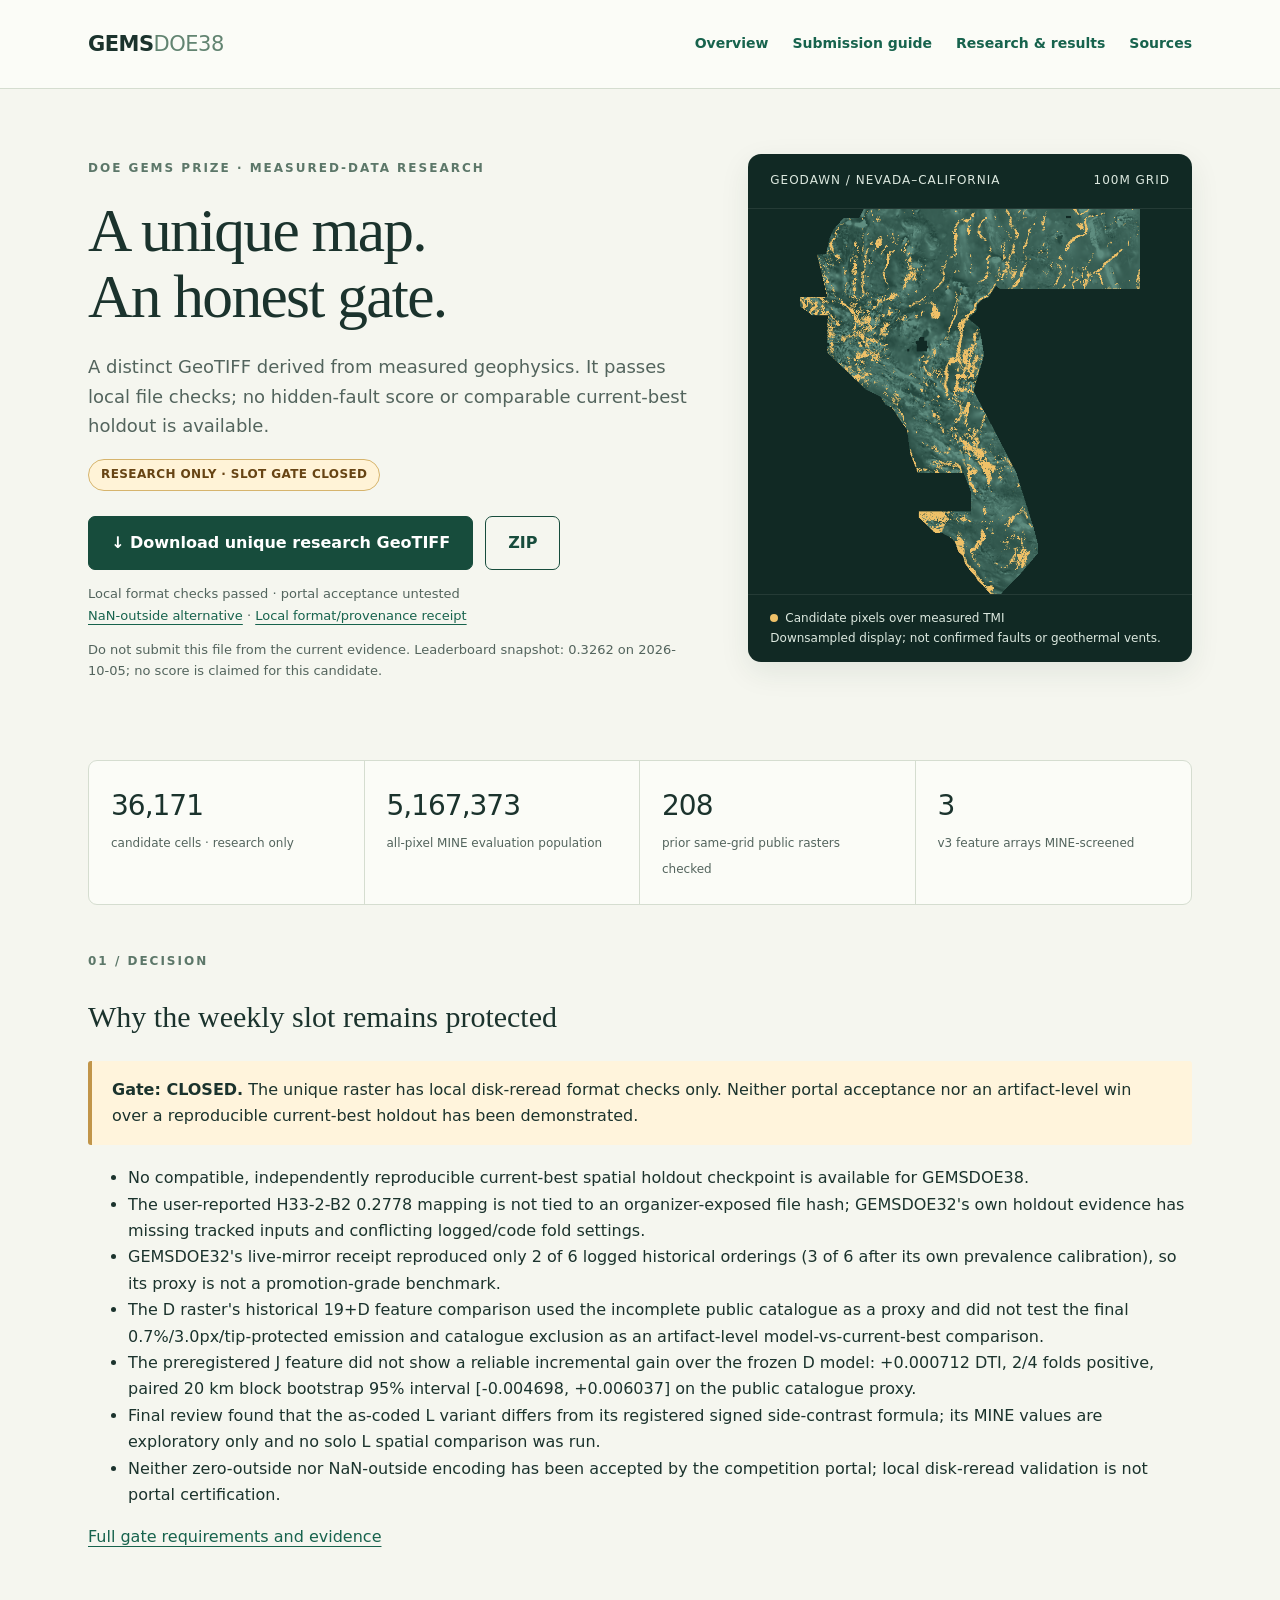
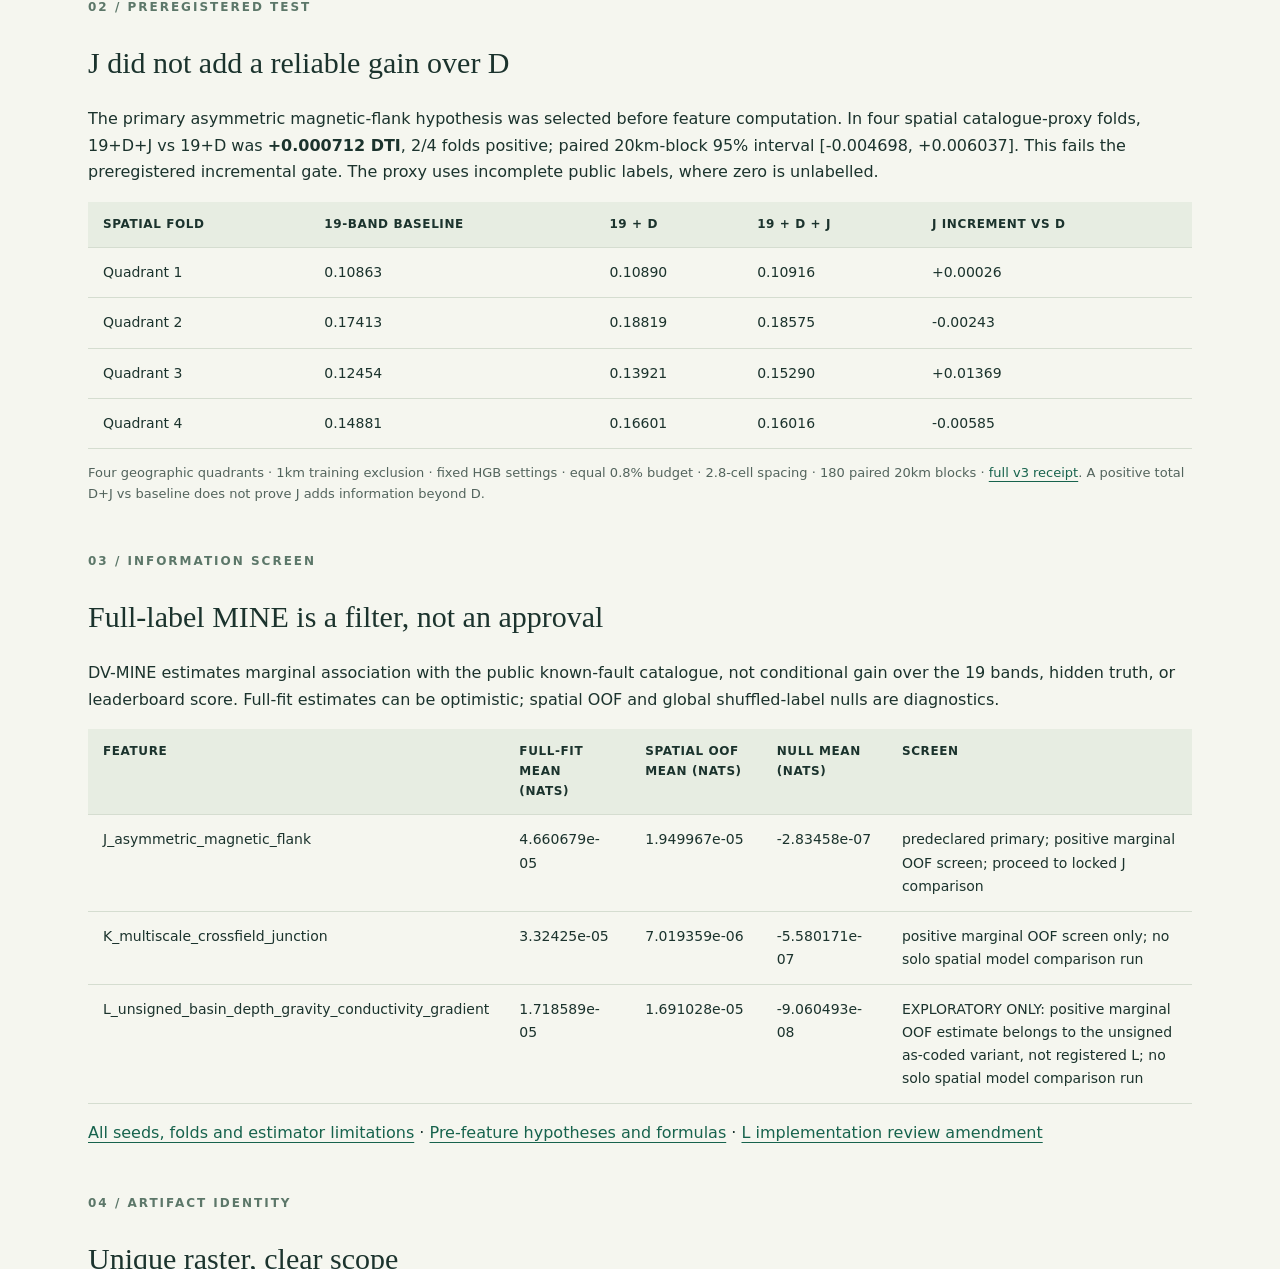
<file: index.html>
<!doctype html><html lang="en"><head><meta charset="utf-8"><meta http-equiv="refresh" content="0;url=docs/index.html"><title>GEMSDOE38</title></head><body><a href="docs/index.html">Open GEMSDOE38 and download the GeoTIFF</a></body></html>
</file>
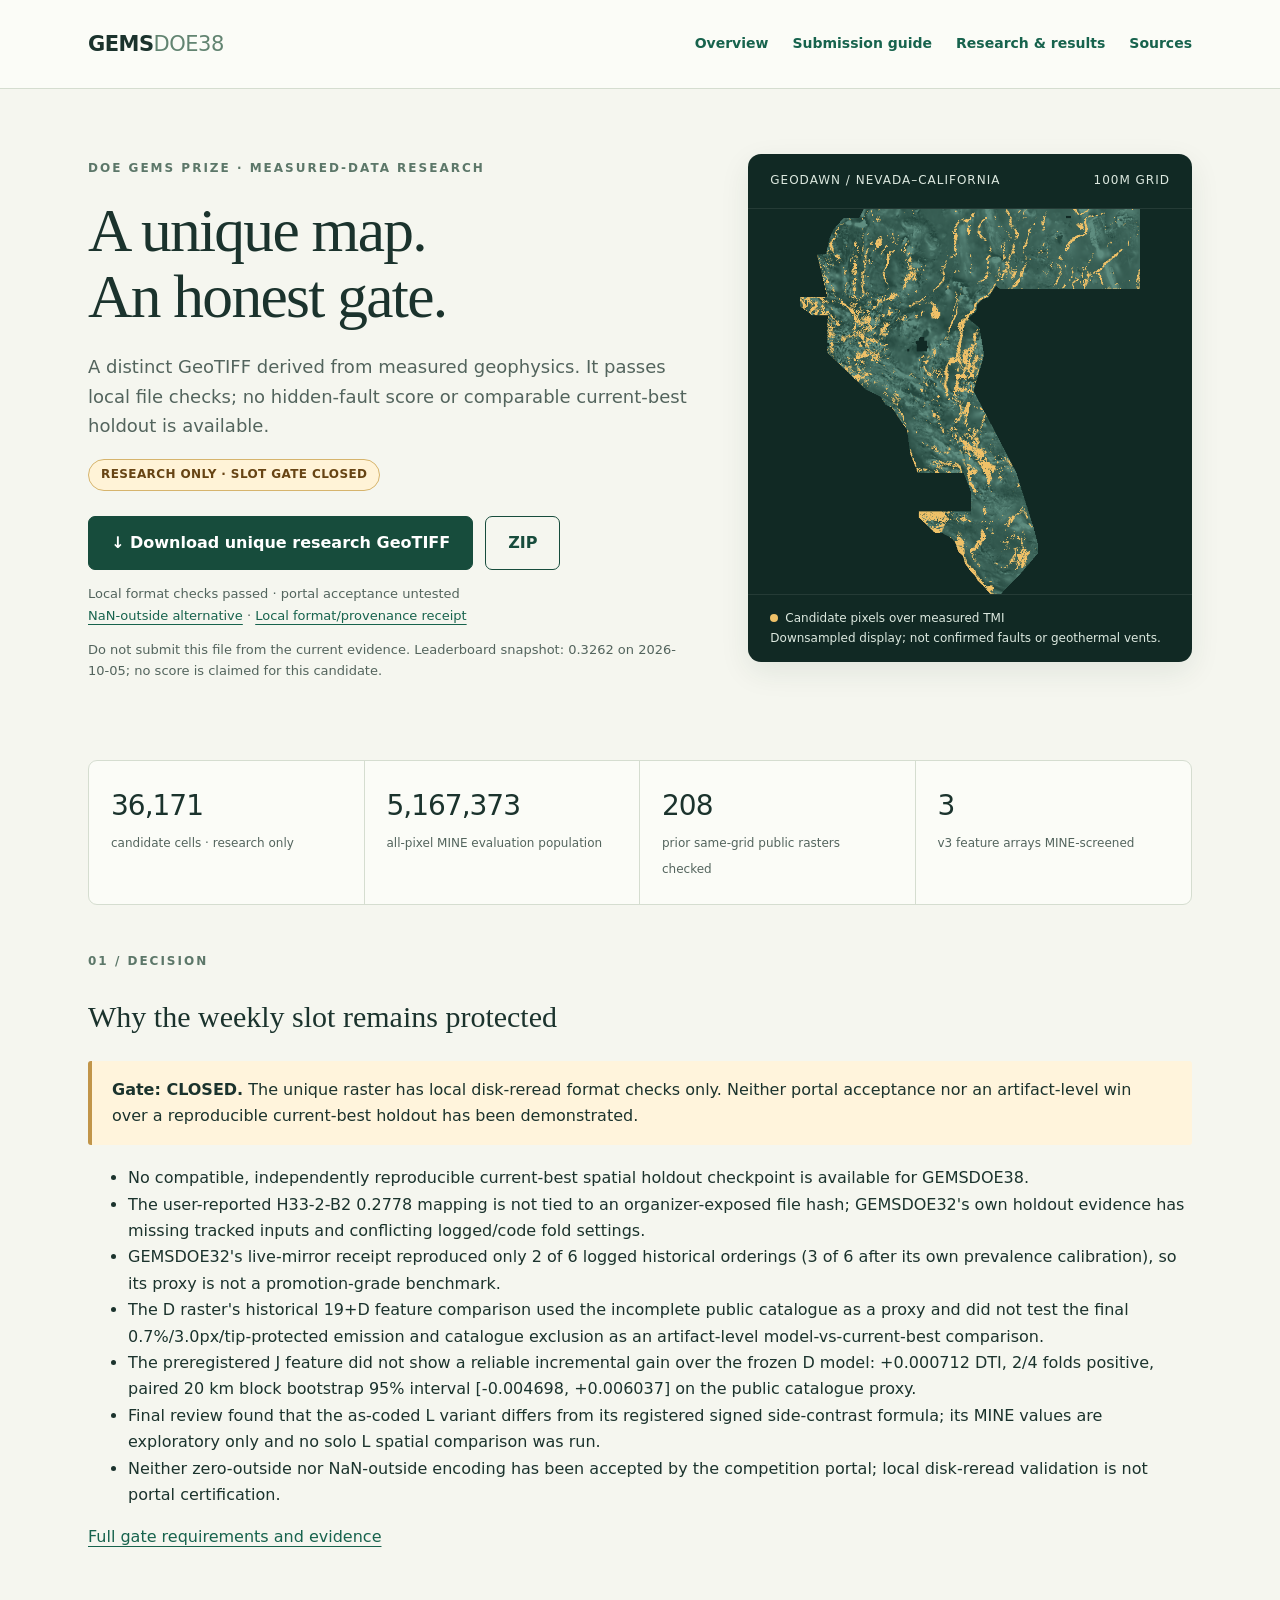
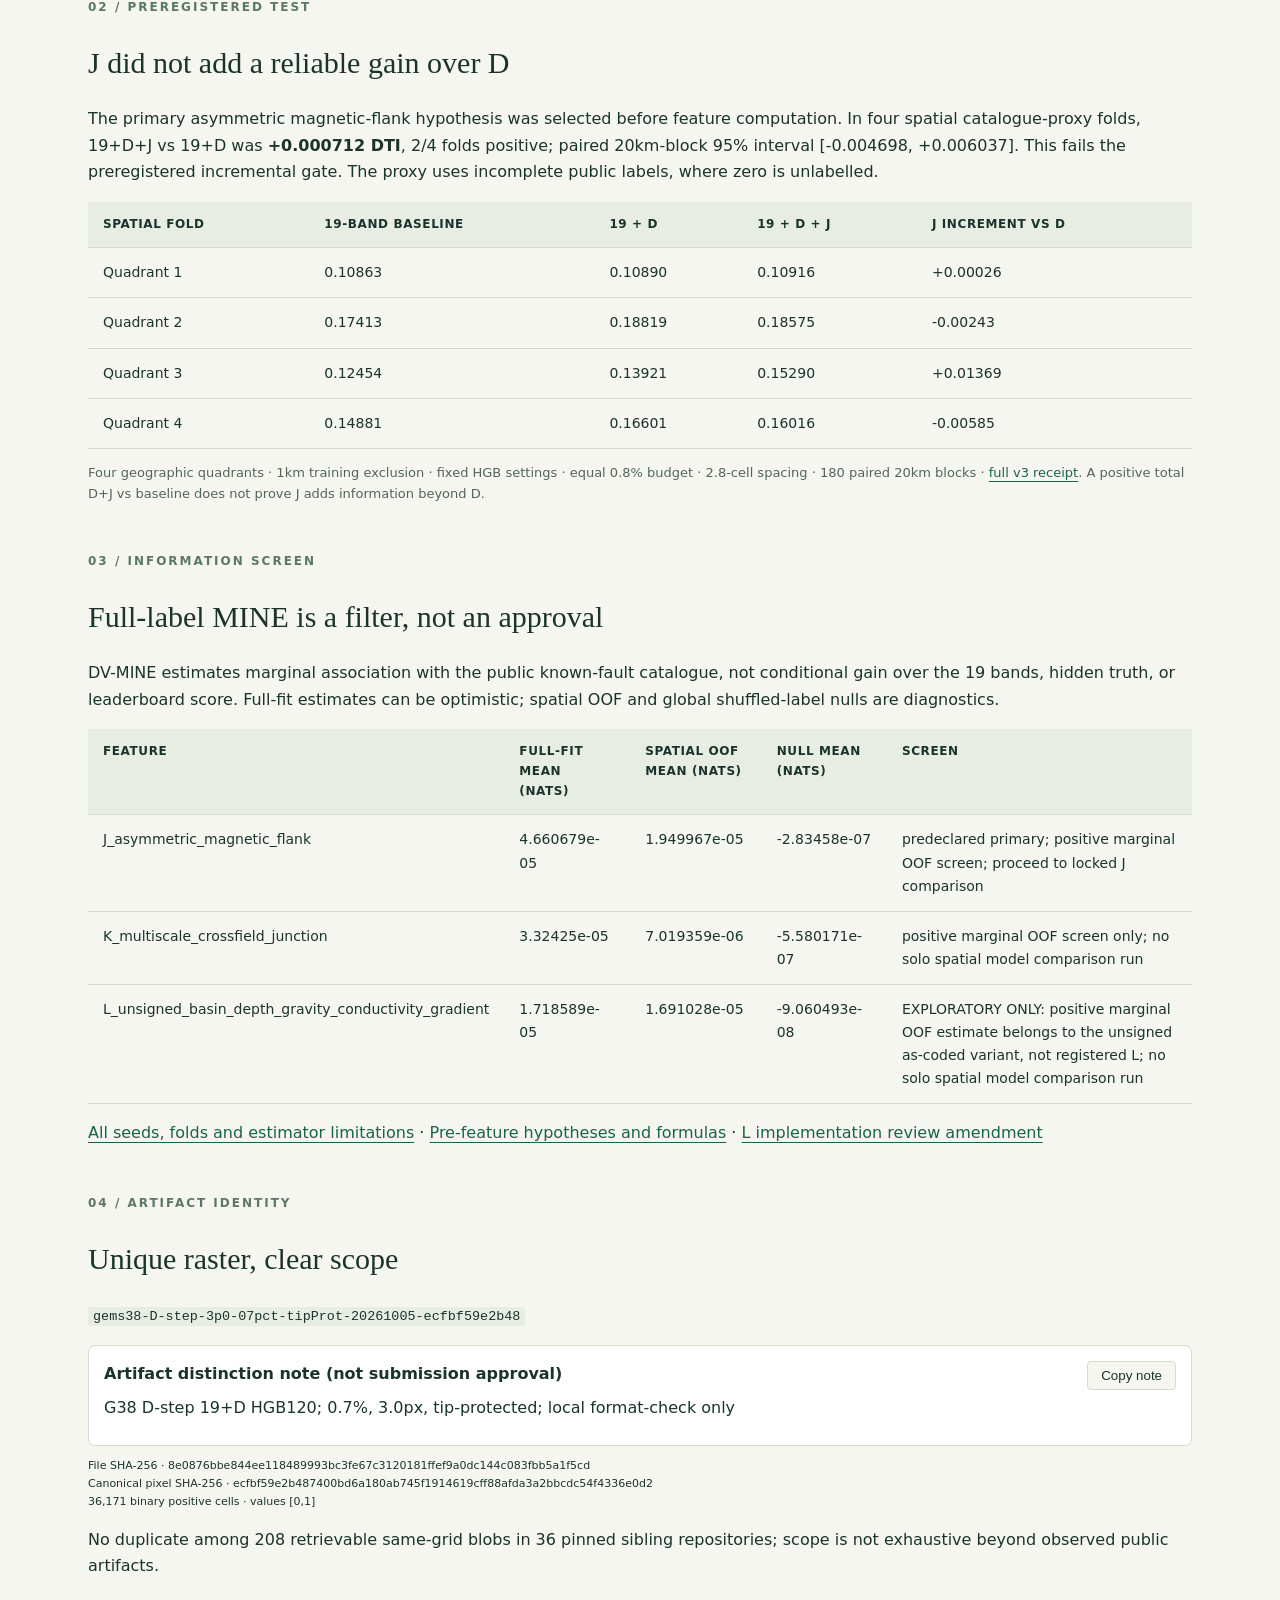
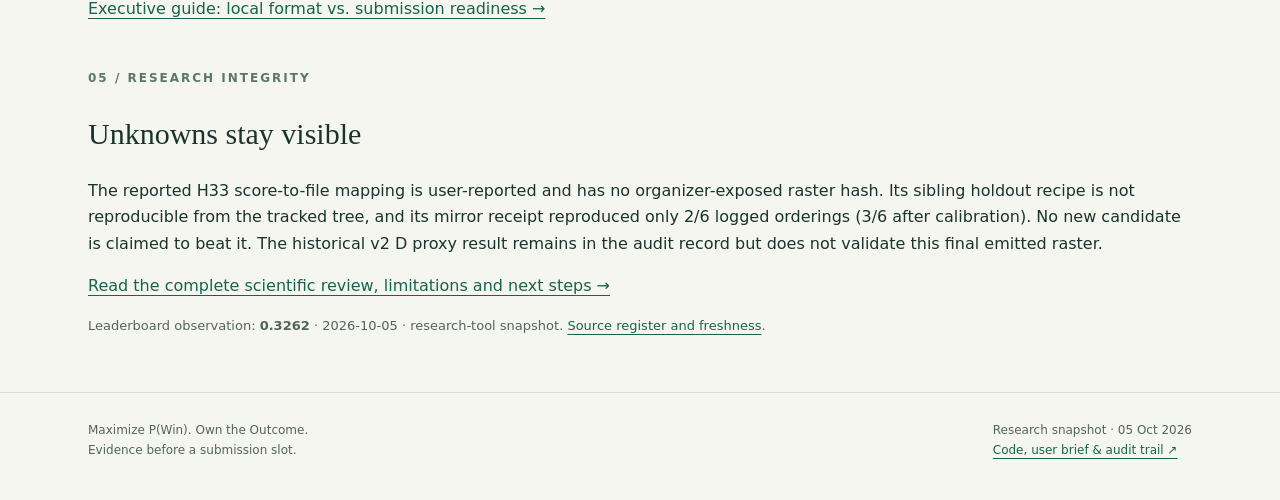
<file: docs/index.html>
<!doctype html><html lang="en"><head><meta charset="utf-8"><meta name="viewport" content="width=device-width,initial-scale=1"><meta name="description" content="GEMSDOE38 measured-data fault research, unique GeoTIFF research artifact, and transparent validation."><title>Measured-data research · GEMSDOE38</title><link rel="stylesheet" href="assets/style.css"></head><body><a class="skip" href="#main">Skip to content</a><header><div class="wrap"><a class="brand" href="index.html">GEMS<span>DOE38</span></a><nav aria-label="Main navigation"><a href="index.html">Overview</a><a href="executive_summary.html">Submission guide</a><a href="methodology.html">Research &amp; results</a><a href="sources.html">Sources</a></nav></div></header><main id="main" class="wrap "><div class="hero"><div><span class="eyebrow">DOE GEMS Prize · measured-data research</span><h1>A unique map.<br>An honest gate.</h1><p class="lead">A distinct GeoTIFF derived from measured geophysics. It passes local file checks; no hidden-fault score or comparable current-best holdout is available.</p><span class="badge">RESEARCH ONLY · SLOT GATE CLOSED</span><div class="actions"><a class="button" download href="downloads/gems38-D-step-3p0-07pct-tipProt-20261005-ecfbf59e2b48-zero.tif">↓ Download unique research GeoTIFF</a><a class="button secondary" download href="downloads/gems38-D-step-3p0-07pct-tipProt-20261005-ecfbf59e2b48-zero.zip">ZIP</a></div><p class="small">Local format checks passed · portal acceptance untested<br><a href="downloads/gems38-D-step-3p0-07pct-tipProt-20261005-ecfbf59e2b48-nan.tif" download>NaN-outside alternative</a> · <a href="downloads/submission-audit.json">Local format/provenance receipt</a></p><p class="small">Do not submit this file from the current evidence. Leaderboard snapshot: 0.3262 on 2026-10-05; no score is claimed for this candidate.</p></div><div class="map"><div class="map-head"><span>GeoDAWN / Nevada–California</span><span>100m grid</span></div><figure><img src="assets/prediction-overview.png" alt="Candidate research pixels in gold over measured total magnetic intensity; pixels are not confirmed faults." width="659" height="746"><figcaption><span class="dot"></span>Candidate pixels over measured TMI<br>Downsampled display; not confirmed faults or geothermal vents.</figcaption></figure></div></div>
    <div class="stats"><div class="stat"><strong>36,171</strong><span>candidate cells · research only</span></div><div class="stat"><strong>5,167,373</strong><span>all-pixel MINE evaluation population</span></div><div class="stat"><strong>208</strong><span>prior same-grid public rasters checked</span></div><div class="stat"><strong>3</strong><span>v3 feature arrays MINE-screened</span></div></div>
    <section><span class="eyebrow">01 / Decision</span><h2>Why the weekly slot remains protected</h2><div class="notice"><strong>Gate: CLOSED.</strong> The unique raster has local disk-reread format checks only. Neither portal acceptance nor an artifact-level win over a reproducible current-best holdout has been demonstrated.</div><ul><li>No compatible, independently reproducible current-best spatial holdout checkpoint is available for GEMSDOE38.</li><li>The user-reported H33-2-B2 0.2778 mapping is not tied to an organizer-exposed file hash; GEMSDOE32&#x27;s own holdout evidence has missing tracked inputs and conflicting logged/code fold settings.</li><li>GEMSDOE32&#x27;s live-mirror receipt reproduced only 2 of 6 logged historical orderings (3 of 6 after its own prevalence calibration), so its proxy is not a promotion-grade benchmark.</li><li>The D raster&#x27;s historical 19+D feature comparison used the incomplete public catalogue as a proxy and did not test the final 0.7%/3.0px/tip-protected emission and catalogue exclusion as an artifact-level model-vs-current-best comparison.</li><li>The preregistered J feature did not show a reliable incremental gain over the frozen D model: +0.000712 DTI, 2/4 folds positive, paired 20 km block bootstrap 95% interval [-0.004698, +0.006037] on the public catalogue proxy.</li><li>Final review found that the as-coded L variant differs from its registered signed side-contrast formula; its MINE values are exploratory only and no solo L spatial comparison was run.</li><li>Neither zero-outside nor NaN-outside encoding has been accepted by the competition portal; local disk-reread validation is not portal certification.</li></ul><p><a href="evidence/slot-gate.json">Full gate requirements and evidence</a></p></section>
    <section><span class="eyebrow">02 / Preregistered test</span><h2>J did not add a reliable gain over D</h2><p>The primary asymmetric magnetic-flank hypothesis was selected before feature computation. In four spatial catalogue-proxy folds, 19+D+J vs 19+D was <strong>+0.000712 DTI</strong>, 2/4 folds positive; paired 20km-block 95% interval [-0.004698, +0.006037]. This fails the preregistered incremental gate. The proxy uses incomplete public labels, where zero is unlabelled.</p><div class="table-scroll"><table><thead><tr><th>Spatial fold</th><th>19-band baseline</th><th>19 + D</th><th>19 + D + J</th><th>J increment vs D</th></tr></thead><tbody><tr><td>Quadrant 1</td><td>0.10863</td><td>0.10890</td><td>0.10916</td><td>+0.00026</td></tr><tr><td>Quadrant 2</td><td>0.17413</td><td>0.18819</td><td>0.18575</td><td>-0.00243</td></tr><tr><td>Quadrant 3</td><td>0.12454</td><td>0.13921</td><td>0.15290</td><td>+0.01369</td></tr><tr><td>Quadrant 4</td><td>0.14881</td><td>0.16601</td><td>0.16016</td><td>-0.00585</td></tr></tbody></table></div><p class="small">Four geographic quadrants · 1km training exclusion · fixed HGB settings · equal 0.8% budget · 2.8-cell spacing · 180 paired 20km blocks · <a href="evidence/validation-v3.json">full v3 receipt</a>. A positive total D+J vs baseline does not prove J adds information beyond D.</p></section>
    <section><span class="eyebrow">03 / Information screen</span><h2>Full-label MINE is a filter, not an approval</h2><p>DV-MINE estimates marginal association with the public known-fault catalogue, not conditional gain over the 19 bands, hidden truth, or leaderboard score. Full-fit estimates can be optimistic; spatial OOF and global shuffled-label nulls are diagnostics.</p><div class="table-scroll"><table><thead><tr><th>Feature</th><th>Full-fit mean (nats)</th><th>Spatial OOF mean (nats)</th><th>Null mean (nats)</th><th>Screen</th></tr></thead><tbody><tr><td>J_asymmetric_magnetic_flank</td><td>4.660679e-05</td><td>1.949967e-05</td><td>-2.83458e-07</td><td>predeclared primary; positive marginal OOF screen; proceed to locked J comparison</td></tr><tr><td>K_multiscale_crossfield_junction</td><td>3.32425e-05</td><td>7.019359e-06</td><td>-5.580171e-07</td><td>positive marginal OOF screen only; no solo spatial model comparison run</td></tr><tr><td>L_unsigned_basin_depth_gravity_conductivity_gradient</td><td>1.718589e-05</td><td>1.691028e-05</td><td>-9.060493e-08</td><td>EXPLORATORY ONLY: positive marginal OOF estimate belongs to the unsigned as-coded variant, not registered L; no solo spatial model comparison run</td></tr></tbody></table></div><p><a href="evidence/mine-results-v3.json">All seeds, folds and estimator limitations</a> · <a href="evidence/hypotheses-v3-preregistered.md">Pre-feature hypotheses and formulas</a> · <a href="evidence/hypotheses-v3-review-amendment.md">L implementation review amendment</a></p></section>
    <section><span class="eyebrow">04 / Artifact identity</span><h2>Unique raster, clear scope</h2><p><code>gems38-D-step-3p0-07pct-tipProt-20261005-ecfbf59e2b48</code></p><div class="note-box"><button id="copy-note" type="button">Copy note</button><strong>Artifact distinction note (not submission approval)</strong><p id="submission-note">G38 D-step 19+D HGB120; 0.7%, 3.0px, tip-protected; local format-check only</p><span id="copy-status" role="status" class="small"></span></div><p class="hash">File SHA-256 · 8e0876bbe844ee118489993bc3fe67c3120181ffef9a0dc144c083fbb5a1f5cd<br>Canonical pixel SHA-256 · ecfbf59e2b487400bd6a180ab745f1914619cff88afda3a2bbcdc54f4336e0d2<br>36,171 binary positive cells · values [0,1]</p><p>No duplicate among 208 retrievable same-grid blobs in 36 pinned sibling repositories; scope is not exhaustive beyond observed public artifacts.</p><p><a href="executive_summary.html">Executive guide: local format vs. submission readiness →</a></p></section>
    <section><span class="eyebrow">05 / Research integrity</span><h2>Unknowns stay visible</h2><p>The reported H33 score-to-file mapping is user-reported and has no organizer-exposed raster hash. Its sibling holdout recipe is not reproducible from the tracked tree, and its mirror receipt reproduced only 2/6 logged orderings (3/6 after calibration). No new candidate is claimed to beat it. The historical v2 D proxy result remains in the audit record but does not validate this final emitted raster.</p><p><a href="methodology.html">Read the complete scientific review, limitations and next steps →</a></p><p class="small">Leaderboard observation: <strong>0.3262</strong> · 2026-10-05 · research-tool snapshot. <a href="sources.html">Source register and freshness</a>.</p></section></main><footer><div class="wrap footer-row"><span>Maximize P(Win). Own the Outcome.<br>Evidence before a submission slot.</span><span>Research snapshot · 05 Oct 2026<br><a href="https://github.com/buffedlizard55-lab/GEMSDOE38">Code, user brief &amp; audit trail ↗</a></span></div></footer><script src="assets/site.js" defer></script></body></html>
</file>
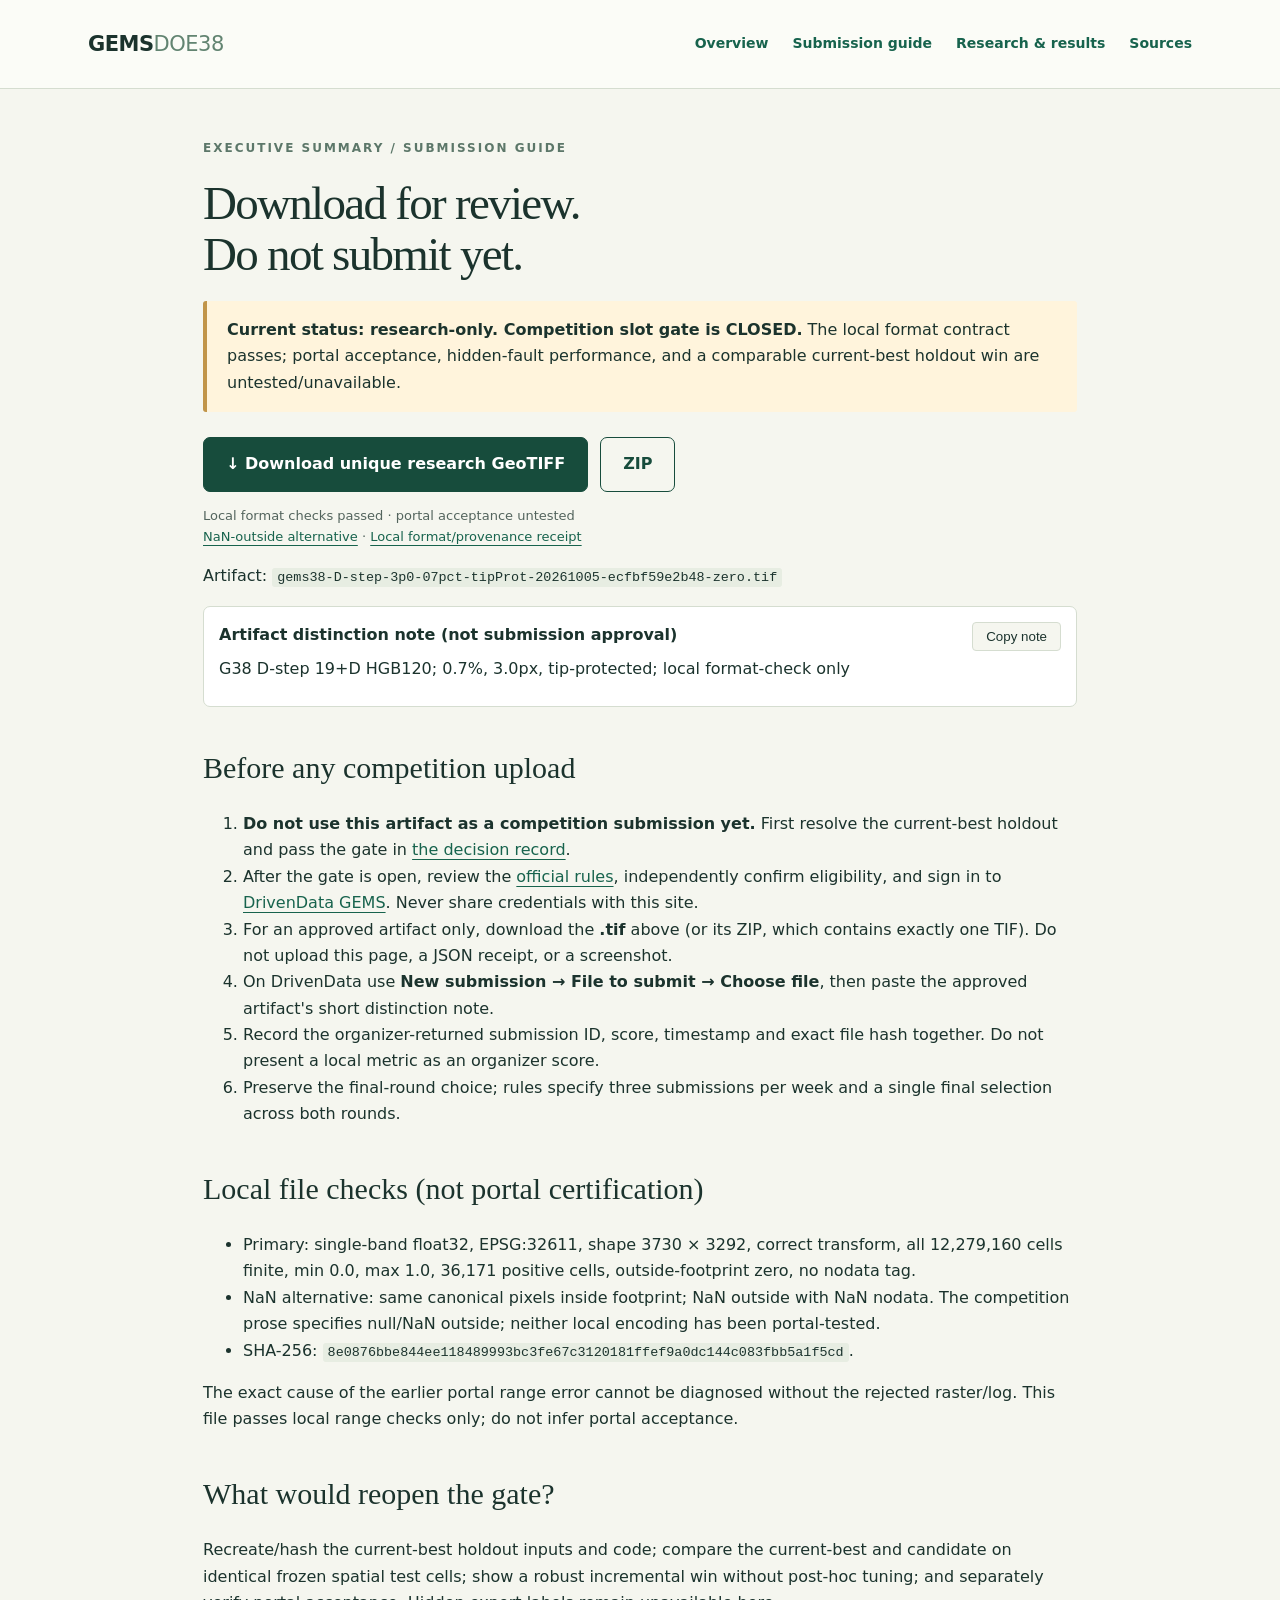
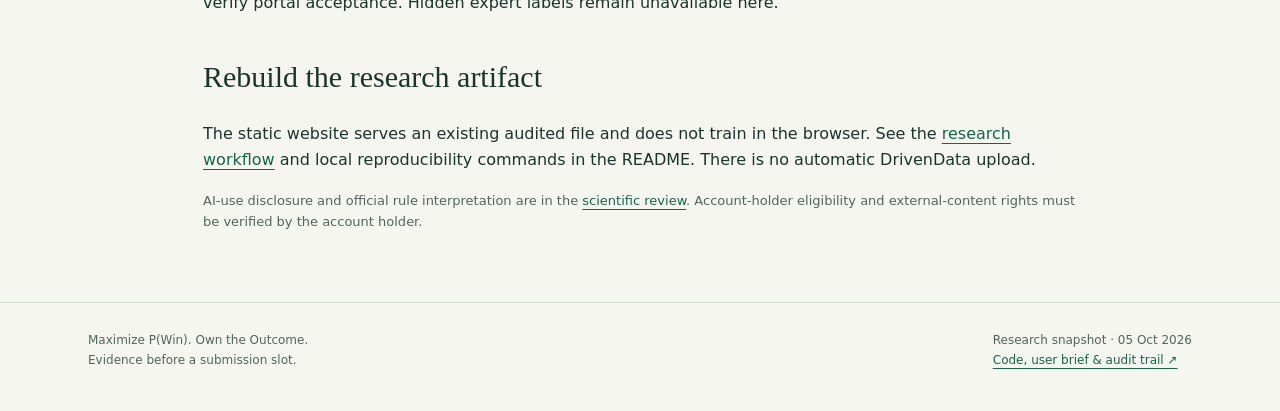
<file: docs/executive_summary.html>
<!doctype html><html lang="en"><head><meta charset="utf-8"><meta name="viewport" content="width=device-width,initial-scale=1"><meta name="description" content="GEMSDOE38 measured-data fault research, unique GeoTIFF research artifact, and transparent validation."><title>Executive submission guide · GEMSDOE38</title><link rel="stylesheet" href="assets/style.css"></head><body><a class="skip" href="#main">Skip to content</a><header><div class="wrap"><a class="brand" href="index.html">GEMS<span>DOE38</span></a><nav aria-label="Main navigation"><a href="index.html">Overview</a><a href="executive_summary.html">Submission guide</a><a href="methodology.html">Research &amp; results</a><a href="sources.html">Sources</a></nav></div></header><main id="main" class="wrap article"><span class="eyebrow">Executive summary / submission guide</span><h1>Download for review.<br>Do not submit yet.</h1><div class="notice"><strong>Current status: research-only. Competition slot gate is CLOSED.</strong> The local format contract passes; portal acceptance, hidden-fault performance, and a comparable current-best holdout win are untested/unavailable.</div><div class="actions"><a class="button" download href="downloads/gems38-D-step-3p0-07pct-tipProt-20261005-ecfbf59e2b48-zero.tif">↓ Download unique research GeoTIFF</a><a class="button secondary" download href="downloads/gems38-D-step-3p0-07pct-tipProt-20261005-ecfbf59e2b48-zero.zip">ZIP</a></div><p class="small">Local format checks passed · portal acceptance untested<br><a href="downloads/gems38-D-step-3p0-07pct-tipProt-20261005-ecfbf59e2b48-nan.tif" download>NaN-outside alternative</a> · <a href="downloads/submission-audit.json">Local format/provenance receipt</a></p><p>Artifact: <code>gems38-D-step-3p0-07pct-tipProt-20261005-ecfbf59e2b48-zero.tif</code></p><div class="note-box"><button id="copy-note" type="button">Copy note</button><strong>Artifact distinction note (not submission approval)</strong><p id="submission-note">G38 D-step 19+D HGB120; 0.7%, 3.0px, tip-protected; local format-check only</p><span id="copy-status" role="status" class="small"></span></div><h2>Before any competition upload</h2><ol><li><strong>Do not use this artifact as a competition submission yet.</strong> First resolve the current-best holdout and pass the gate in <a href="evidence/slot-gate.json">the decision record</a>.</li><li>After the gate is open, review the <a href="https://docs.nlr.gov/docs/fy26osti/96647.pdf">official rules</a>, independently confirm eligibility, and sign in to <a href="https://www.drivendata.org/competitions/306/competition-doe-gems/">DrivenData GEMS</a>. Never share credentials with this site.</li><li>For an approved artifact only, download the <strong>.tif</strong> above (or its ZIP, which contains exactly one TIF). Do not upload this page, a JSON receipt, or a screenshot.</li><li>On DrivenData use <strong>New submission → File to submit → Choose file</strong>, then paste the approved artifact's short distinction note.</li><li>Record the organizer-returned submission ID, score, timestamp and exact file hash together. Do not present a local metric as an organizer score.</li><li>Preserve the final-round choice; rules specify three submissions per week and a single final selection across both rounds.</li></ol><h2>Local file checks (not portal certification)</h2><ul><li>Primary: single-band float32, EPSG:32611, shape 3730 × 3292, correct transform, all 12,279,160 cells finite, min 0.0, max 1.0, 36,171 positive cells, outside-footprint zero, no nodata tag.</li><li>NaN alternative: same canonical pixels inside footprint; NaN outside with NaN nodata. The competition prose specifies null/NaN outside; neither local encoding has been portal-tested.</li><li>SHA-256: <code>8e0876bbe844ee118489993bc3fe67c3120181ffef9a0dc144c083fbb5a1f5cd</code>.</li></ul><p>The exact cause of the earlier portal range error cannot be diagnosed without the rejected raster/log. This file passes local range checks only; do not infer portal acceptance.</p><h2>What would reopen the gate?</h2><p>Recreate/hash the current-best holdout inputs and code; compare the current-best and candidate on identical frozen spatial test cells; show a robust incremental win without post-hoc tuning; and separately verify portal acceptance. Hidden expert labels remain unavailable here.</p><h2>Rebuild the research artifact</h2><p>The static website serves an existing audited file and does not train in the browser. See the <a href="https://github.com/buffedlizard55-lab/GEMSDOE38/actions/workflows/research.yml">research workflow</a> and local reproducibility commands in the README. There is no automatic DrivenData upload.</p><p class="small">AI-use disclosure and official rule interpretation are in the <a href="methodology.html">scientific review</a>. Account-holder eligibility and external-content rights must be verified by the account holder.</p></main><footer><div class="wrap footer-row"><span>Maximize P(Win). Own the Outcome.<br>Evidence before a submission slot.</span><span>Research snapshot · 05 Oct 2026<br><a href="https://github.com/buffedlizard55-lab/GEMSDOE38">Code, user brief &amp; audit trail ↗</a></span></div></footer><script src="assets/site.js" defer></script></body></html>
</file>
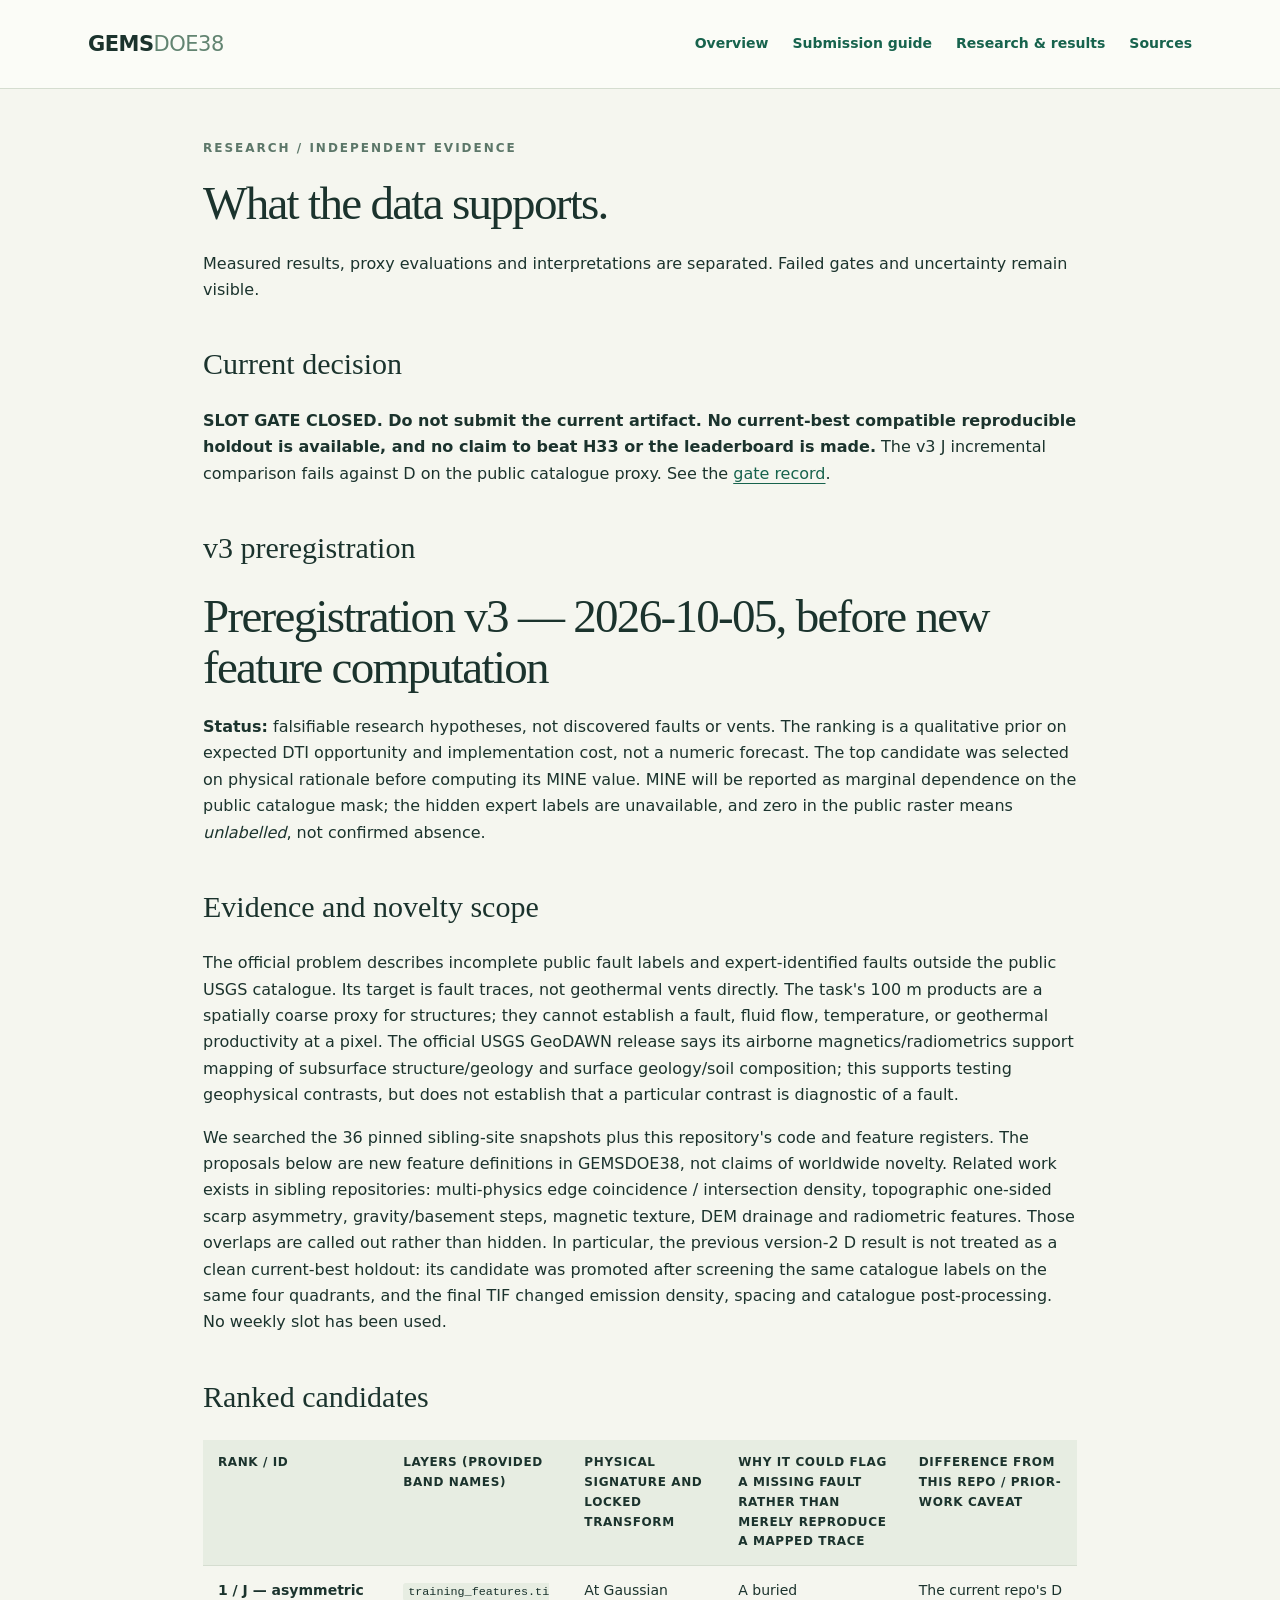
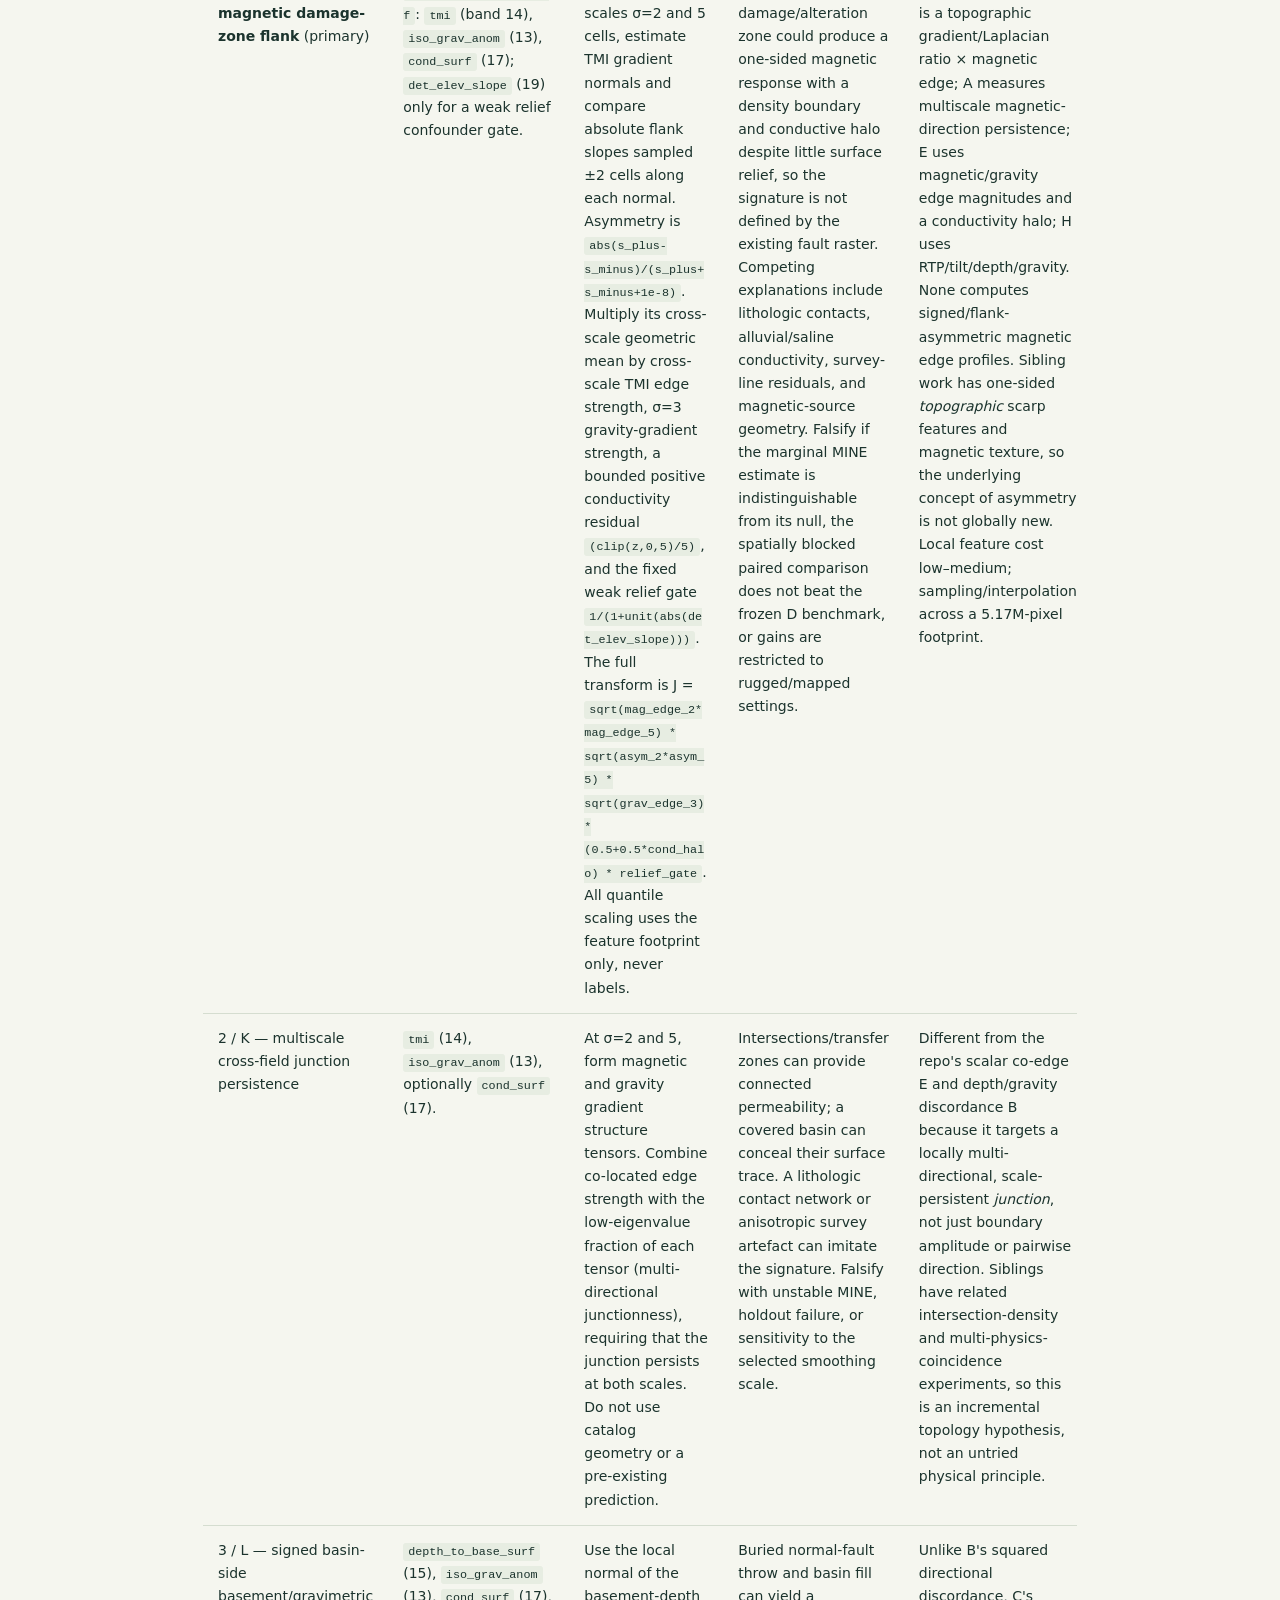
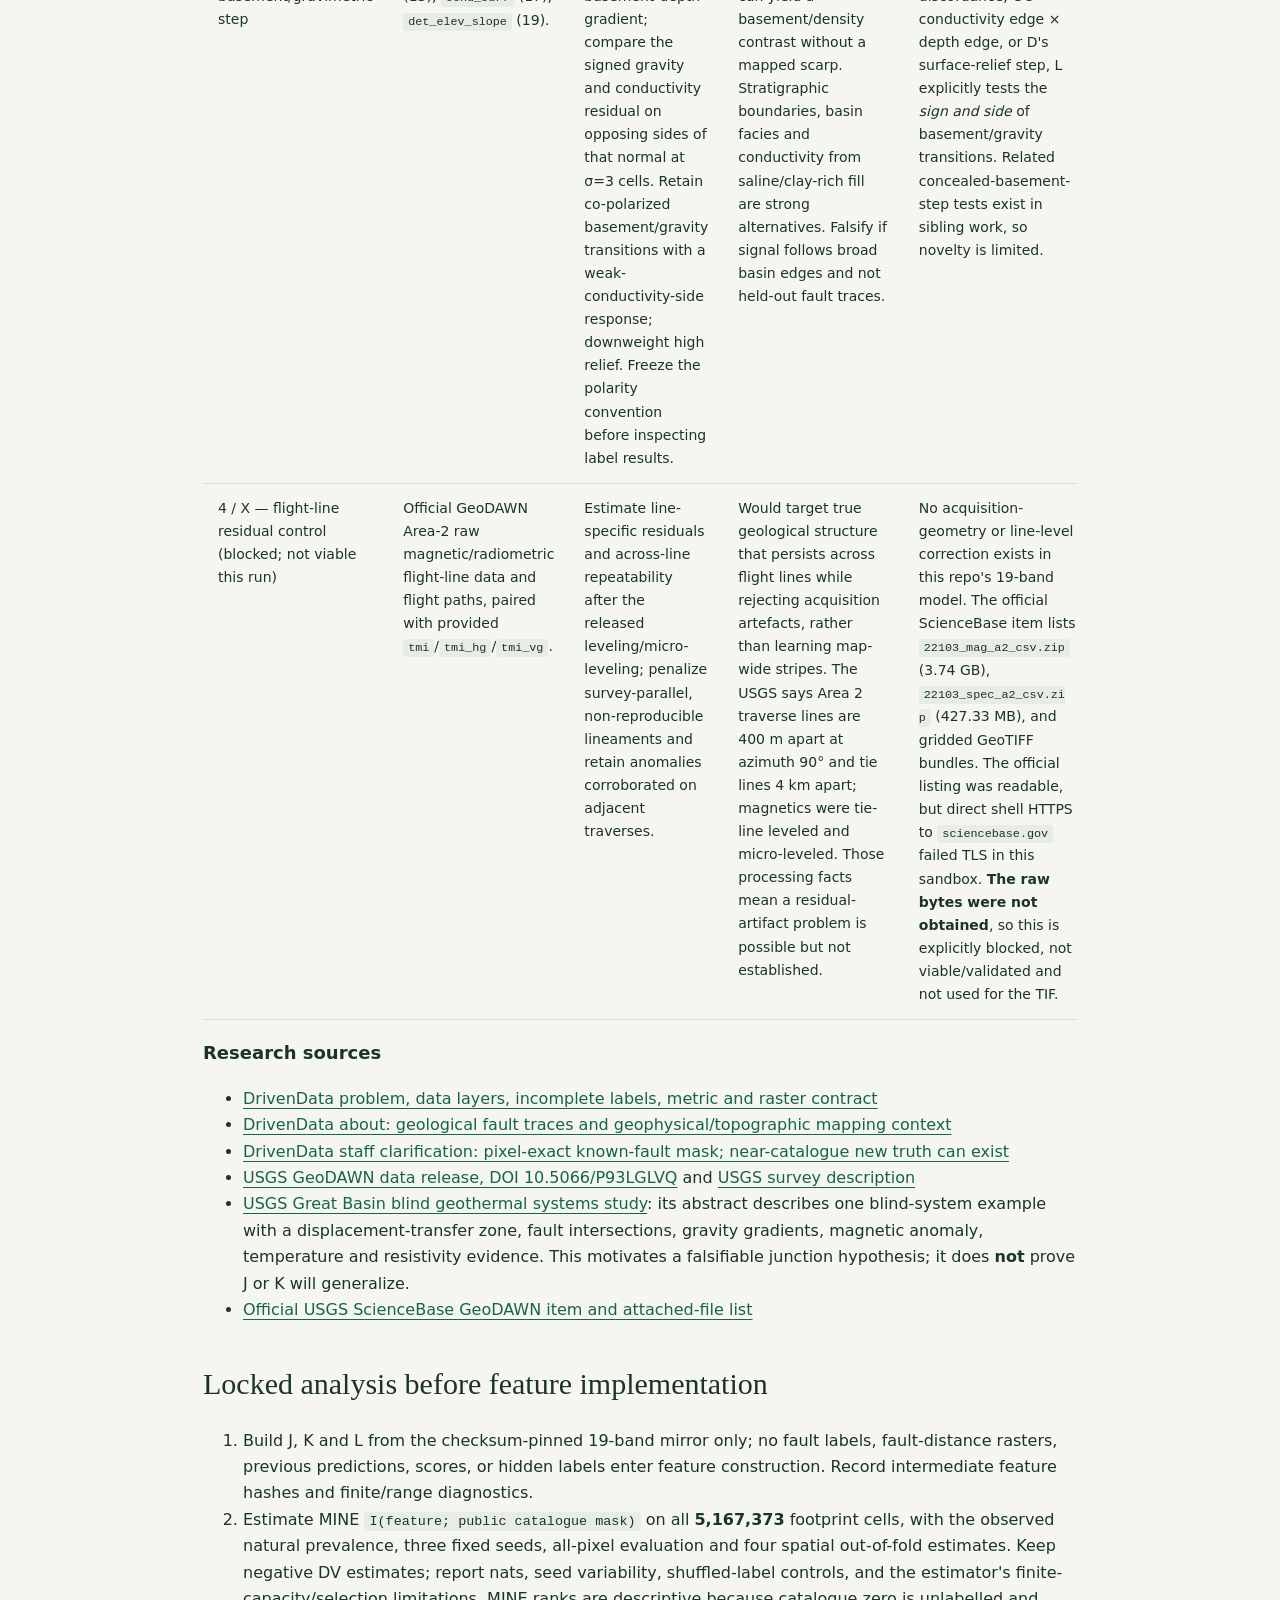
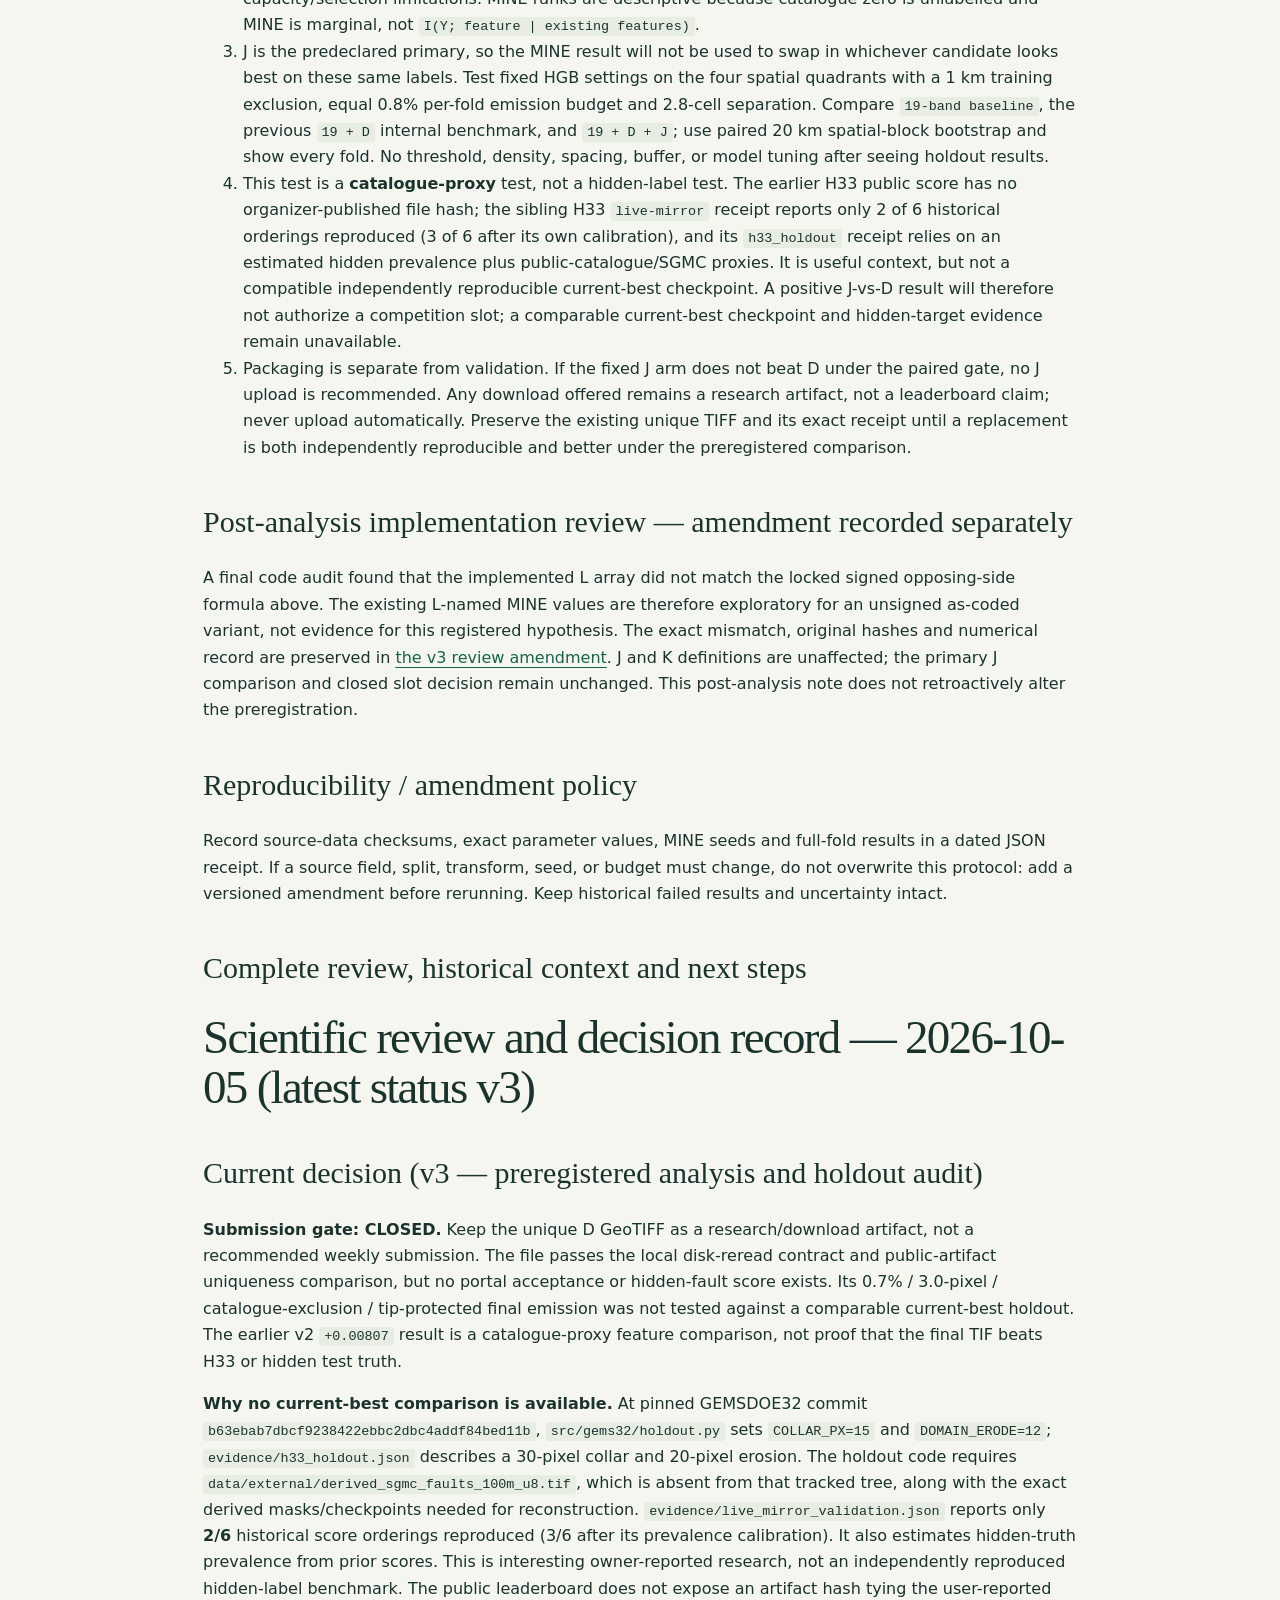
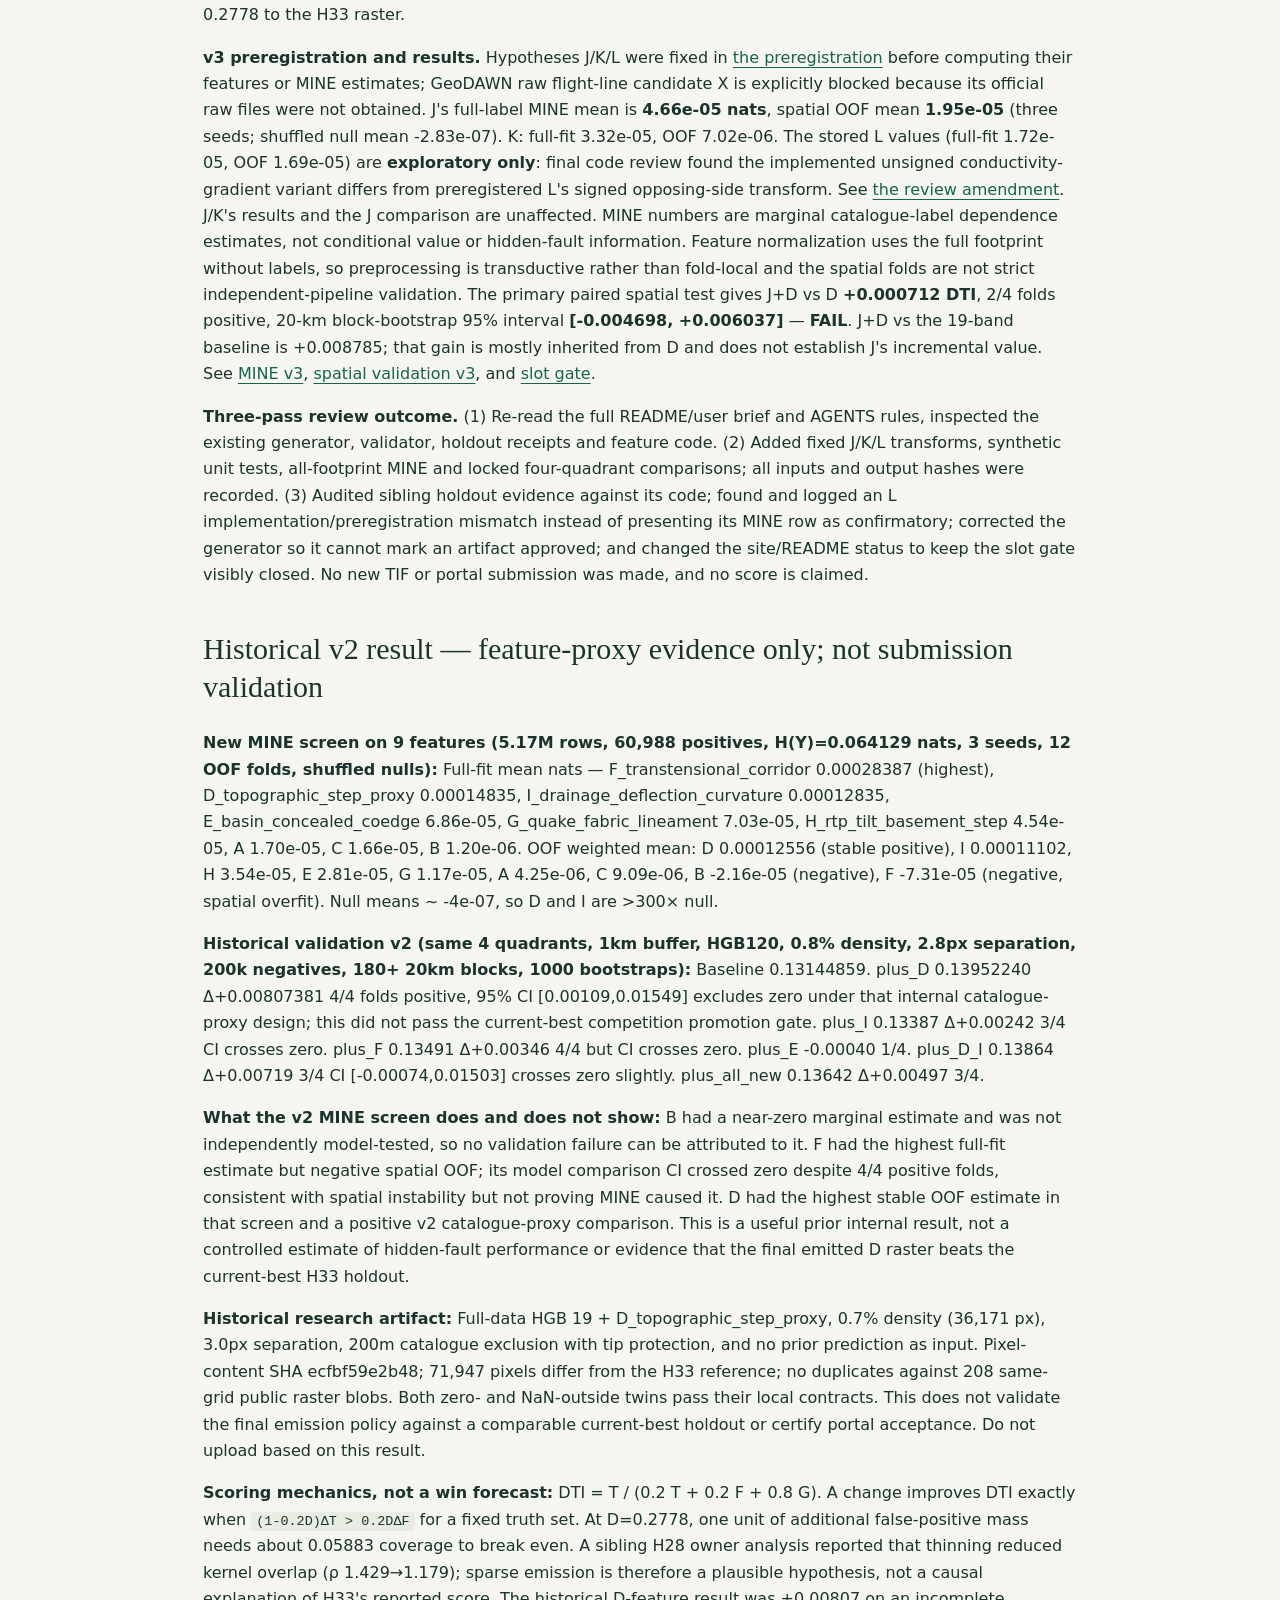
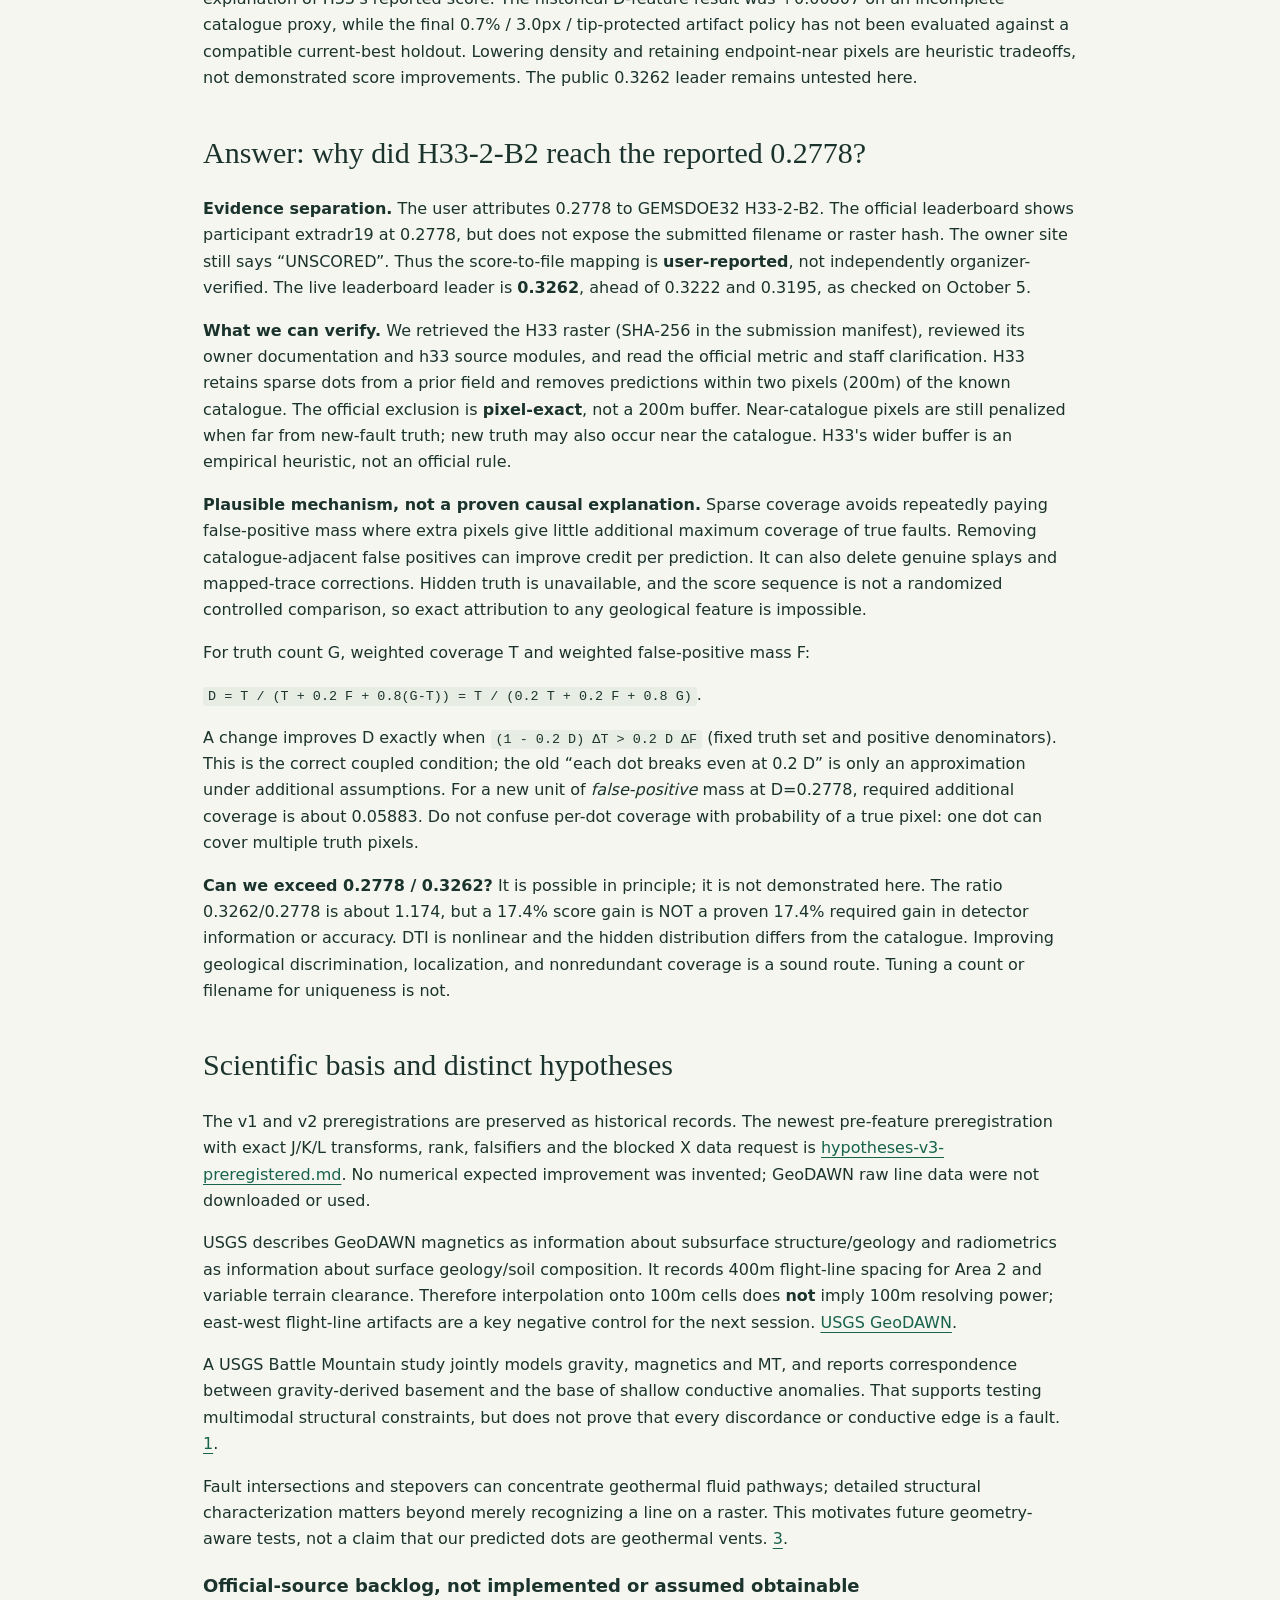
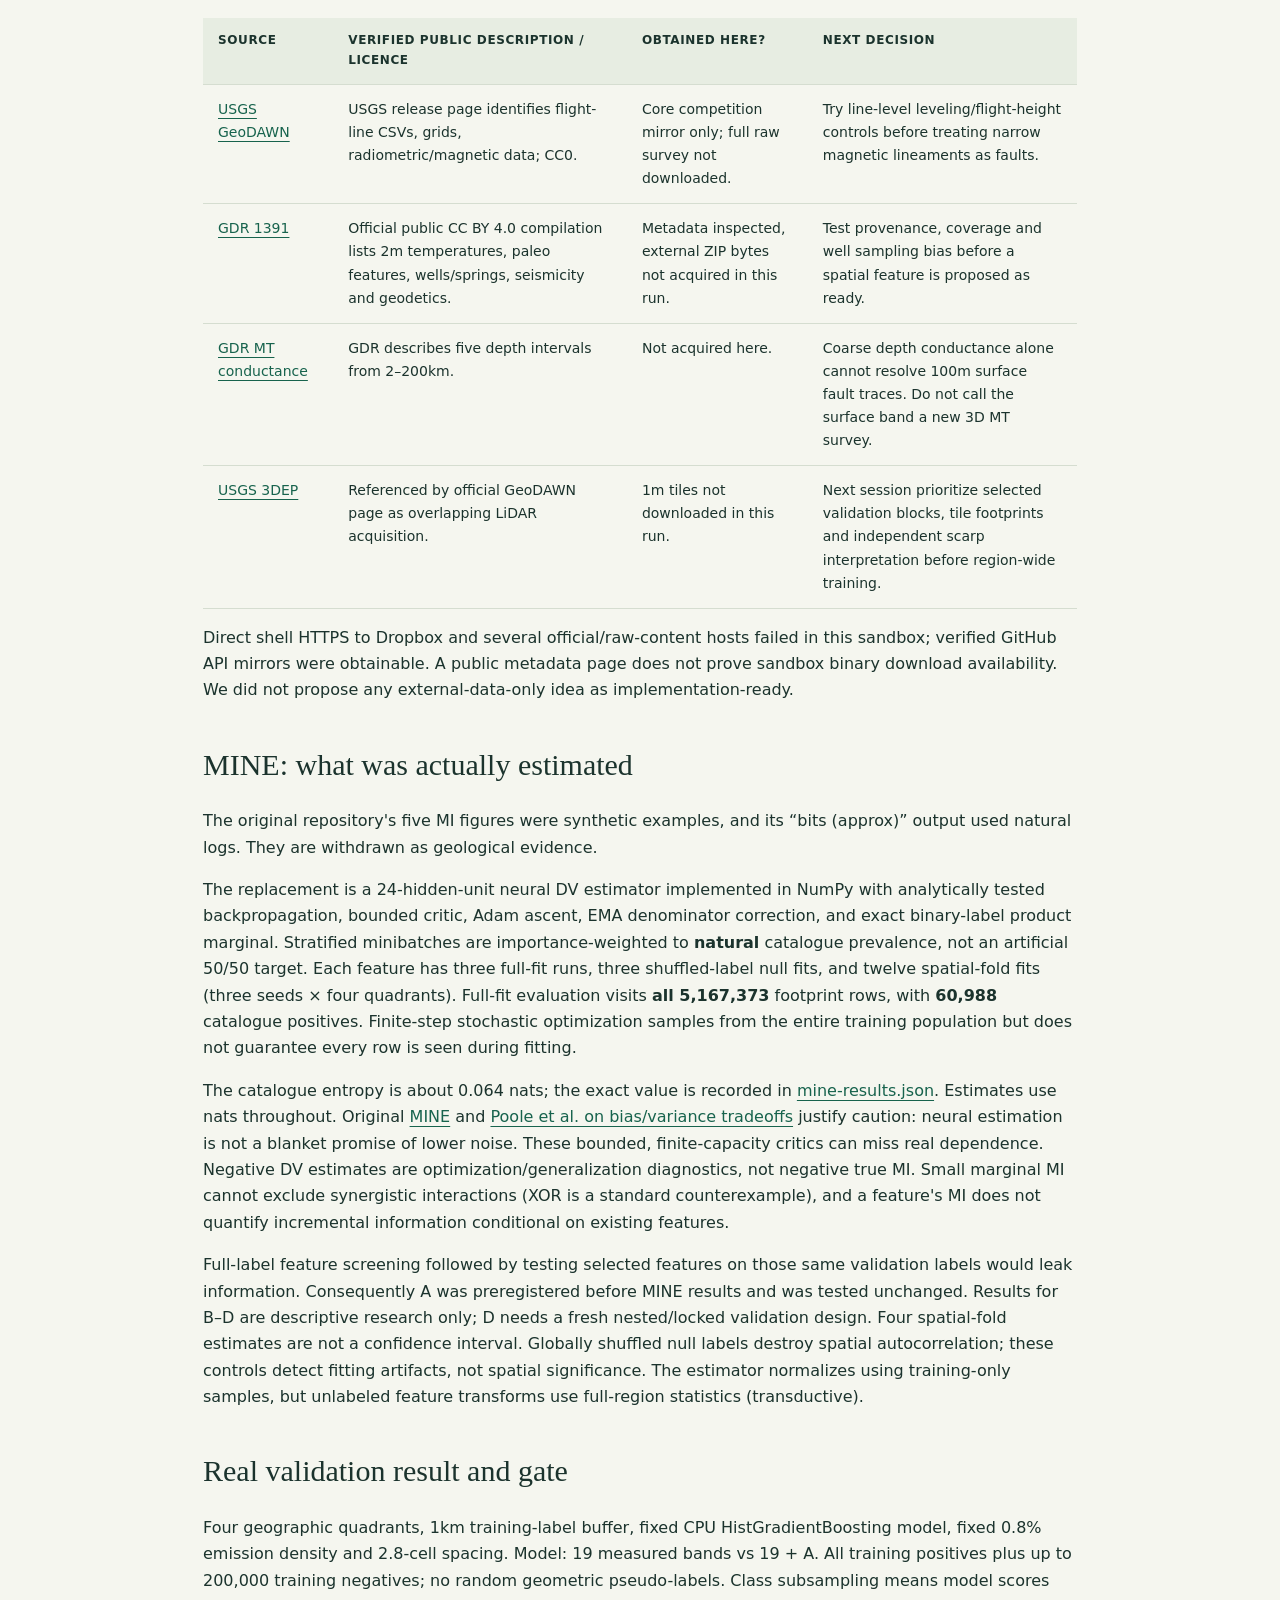
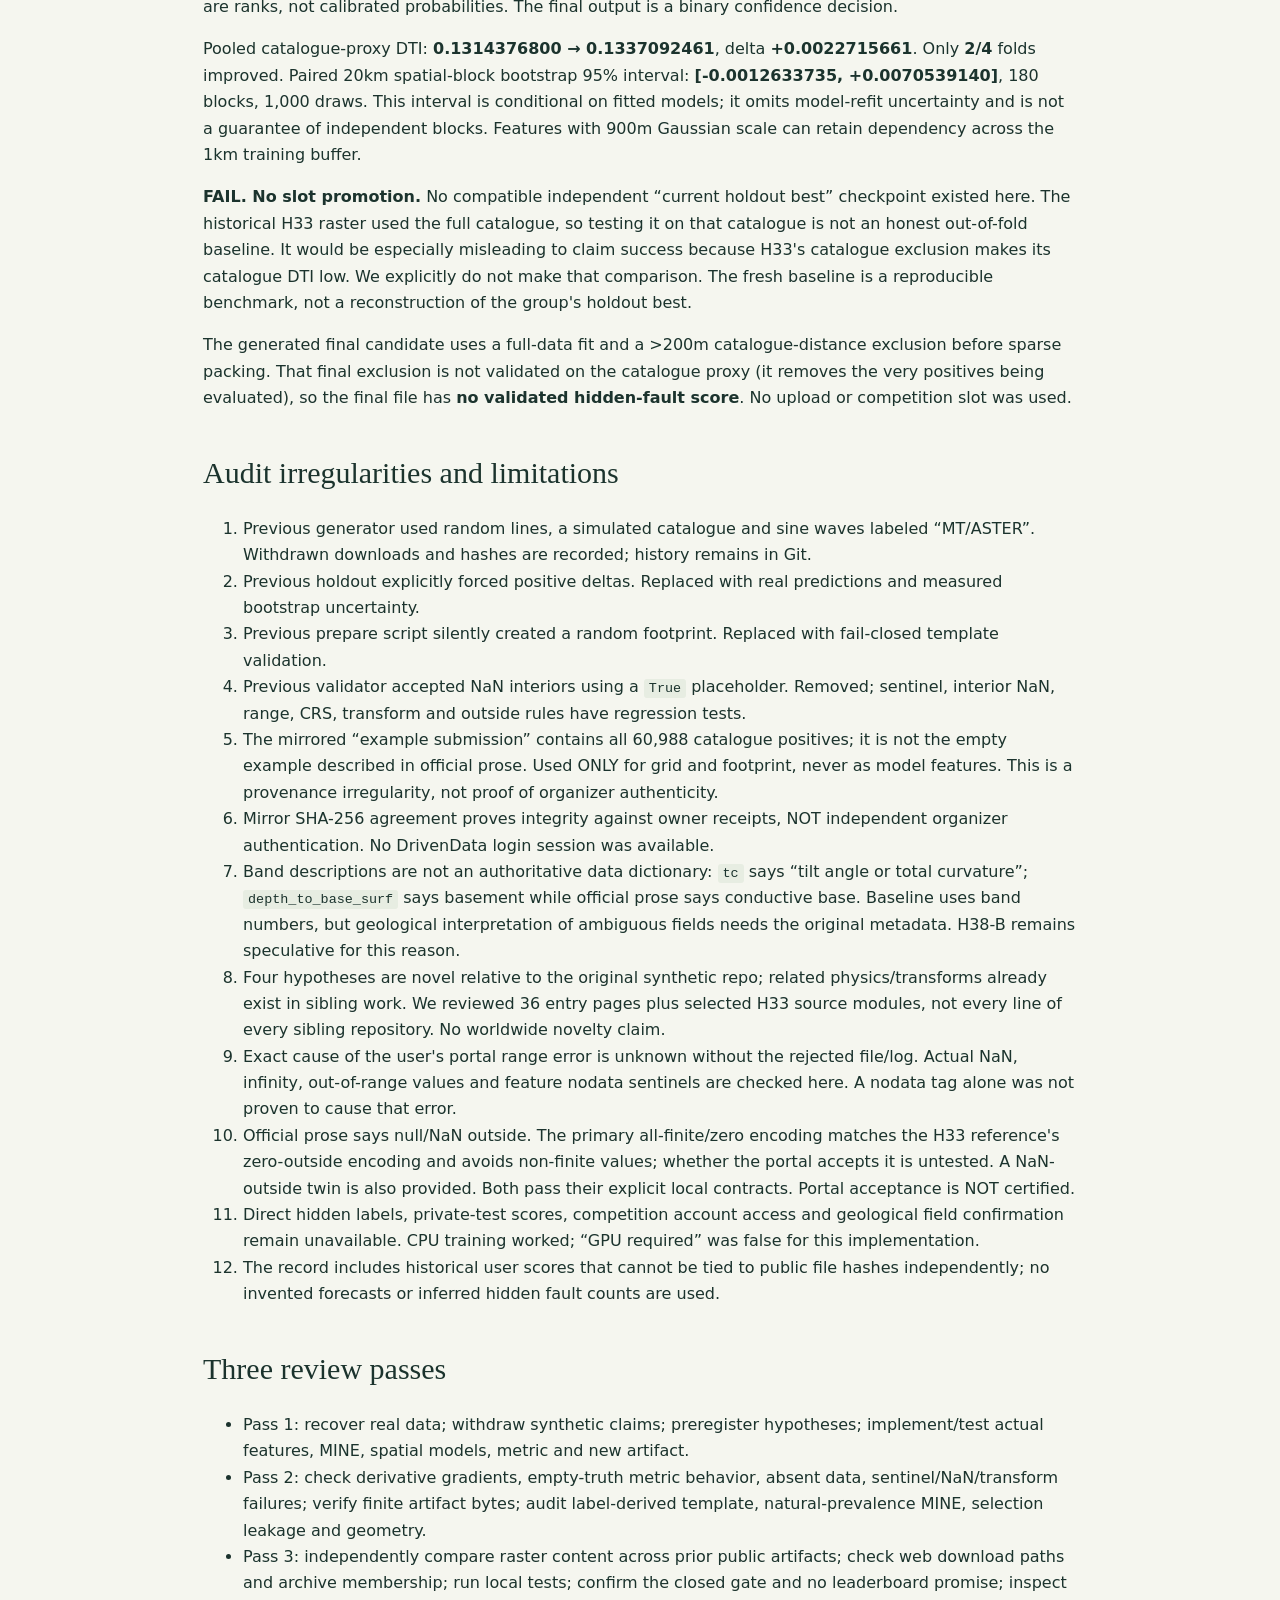
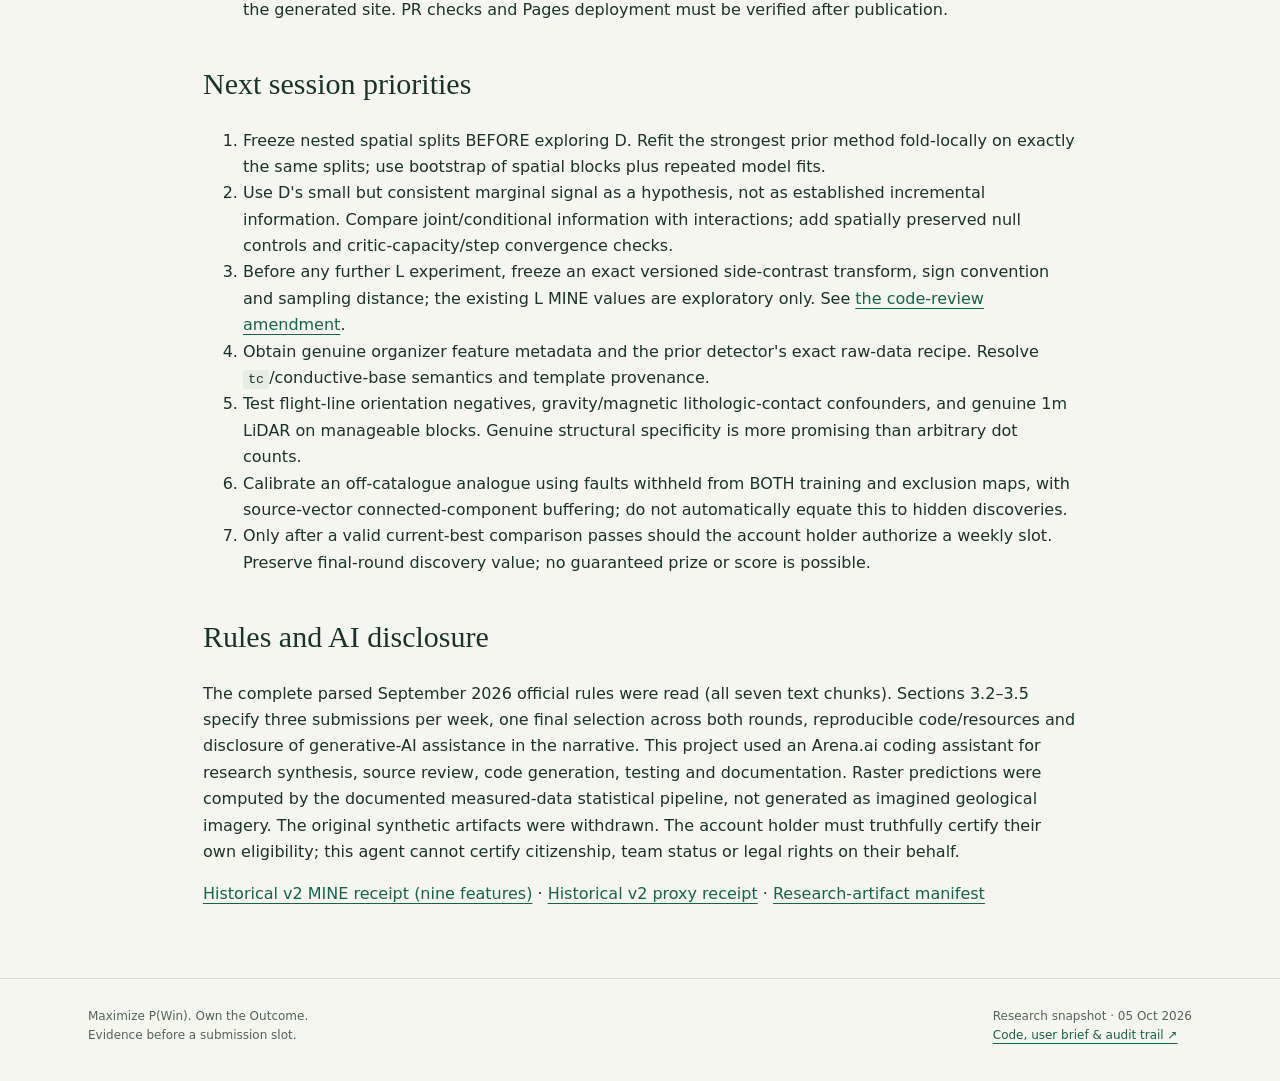
<file: docs/methodology.html>
<!doctype html><html lang="en"><head><meta charset="utf-8"><meta name="viewport" content="width=device-width,initial-scale=1"><meta name="description" content="GEMSDOE38 measured-data fault research, unique GeoTIFF research artifact, and transparent validation."><title>Scientific review and results · GEMSDOE38</title><link rel="stylesheet" href="assets/style.css"></head><body><a class="skip" href="#main">Skip to content</a><header><div class="wrap"><a class="brand" href="index.html">GEMS<span>DOE38</span></a><nav aria-label="Main navigation"><a href="index.html">Overview</a><a href="executive_summary.html">Submission guide</a><a href="methodology.html">Research &amp; results</a><a href="sources.html">Sources</a></nav></div></header><main id="main" class="wrap article"><span class="eyebrow">Research / independent evidence</span><h1>What the data supports.</h1><p>Measured results, proxy evaluations and interpretations are separated. Failed gates and uncertainty remain visible.</p><h2>Current decision</h2><p><strong>SLOT GATE CLOSED. Do not submit the current artifact. No current-best compatible reproducible holdout is available, and no claim to beat H33 or the leaderboard is made.</strong> The v3 J incremental comparison fails against D on the public catalogue proxy. See the <a href="evidence/slot-gate.json">gate record</a>.</p><h2>v3 preregistration</h2><h1>Preregistration v3 — 2026-10-05, before new feature computation</h1>
<p><strong>Status:</strong> falsifiable research hypotheses, not discovered faults or vents. The ranking is a qualitative prior on expected DTI opportunity and implementation cost, not a numeric forecast. The top candidate was selected on physical rationale before computing its MINE value. MINE will be reported as marginal dependence on the public catalogue mask; the hidden expert labels are unavailable, and zero in the public raster means <em>unlabelled</em>, not confirmed absence.</p>
<h2>Evidence and novelty scope</h2>
<p>The official problem describes incomplete public fault labels and expert-identified faults outside the public USGS catalogue. Its target is fault traces, not geothermal vents directly. The task's 100 m products are a spatially coarse proxy for structures; they cannot establish a fault, fluid flow, temperature, or geothermal productivity at a pixel. The official USGS GeoDAWN release says its airborne magnetics/radiometrics support mapping of subsurface structure/geology and surface geology/soil composition; this supports testing geophysical contrasts, but does not establish that a particular contrast is diagnostic of a fault.</p>
<p>We searched the 36 pinned sibling-site snapshots plus this repository's code and feature registers. The proposals below are new feature definitions in GEMSDOE38, not claims of worldwide novelty. Related work exists in sibling repositories: multi-physics edge coincidence / intersection density, topographic one-sided scarp asymmetry, gravity/basement steps, magnetic texture, DEM drainage and radiometric features. Those overlaps are called out rather than hidden. In particular, the previous version-2 D result is not treated as a clean current-best holdout: its candidate was promoted after screening the same catalogue labels on the same four quadrants, and the final TIF changed emission density, spacing and catalogue post-processing. No weekly slot has been used.</p>
<h2>Ranked candidates</h2>
<table>
<thead>
<tr>
<th>Rank / ID</th>
<th>Layers (provided band names)</th>
<th>Physical signature and locked transform</th>
<th>Why it could flag a missing fault rather than merely reproduce a mapped trace</th>
<th>Difference from this repo / prior-work caveat</th>
<th>Expected DTI opportunity / implementation cost</th>
</tr>
</thead>
<tbody>
<tr>
<td><strong>1 / J — asymmetric magnetic damage-zone flank</strong> (primary)</td>
<td><code>training_features.tif</code>: <code>tmi</code> (band 14), <code>iso_grav_anom</code> (13), <code>cond_surf</code> (17); <code>det_elev_slope</code> (19) only for a weak relief confounder gate.</td>
<td>At Gaussian scales σ=2 and 5 cells, estimate TMI gradient normals and compare absolute flank slopes sampled ±2 cells along each normal. Asymmetry is <code>abs(s_plus-s_minus)/(s_plus+s_minus+1e-8)</code>. Multiply its cross-scale geometric mean by cross-scale TMI edge strength, σ=3 gravity-gradient strength, a bounded positive conductivity residual <code>(clip(z,0,5)/5)</code>, and the fixed weak relief gate <code>1/(1+unit(abs(det_elev_slope)))</code>. The full transform is J = <code>sqrt(mag_edge_2*mag_edge_5) * sqrt(asym_2*asym_5) * sqrt(grav_edge_3) * (0.5+0.5*cond_halo) * relief_gate</code>. All quantile scaling uses the feature footprint only, never labels.</td>
<td>A buried damage/alteration zone could produce a one-sided magnetic response with a density boundary and conductive halo despite little surface relief, so the signature is not defined by the existing fault raster. Competing explanations include lithologic contacts, alluvial/saline conductivity, survey-line residuals, and magnetic-source geometry. Falsify if the marginal MINE estimate is indistinguishable from its null, the spatially blocked paired comparison does not beat the frozen D benchmark, or gains are restricted to rugged/mapped settings.</td>
<td>The current repo's D is a topographic gradient/Laplacian ratio × magnetic edge; A measures multiscale magnetic-direction persistence; E uses magnetic/gravity edge magnitudes and a conductivity halo; H uses RTP/tilt/depth/gravity. None computes signed/flank-asymmetric magnetic edge profiles. Sibling work has one-sided <em>topographic</em> scarp features and magnetic texture, so the underlying concept of asymmetry is not globally new. Local feature cost low–medium; sampling/interpolation across a 5.17M-pixel footprint.</td>
<td><strong>Moderate, unquantified</strong> prior; only viable local candidate for the locked holdout. <strong>Low–medium</strong> CPU cost, no new dataset.</td>
</tr>
<tr>
<td>2 / K — multiscale cross-field junction persistence</td>
<td><code>tmi</code> (14), <code>iso_grav_anom</code> (13), optionally <code>cond_surf</code> (17).</td>
<td>At σ=2 and 5, form magnetic and gravity gradient structure tensors. Combine co-located edge strength with the low-eigenvalue fraction of each tensor (multi-directional junctionness), requiring that the junction persists at both scales. Do not use catalog geometry or a pre-existing prediction.</td>
<td>Intersections/transfer zones can provide connected permeability; a covered basin can conceal their surface trace. A lithologic contact network or anisotropic survey artefact can imitate the signature. Falsify with unstable MINE, holdout failure, or sensitivity to the selected smoothing scale.</td>
<td>Different from the repo's scalar co-edge E and depth/gravity discordance B because it targets a locally multi-directional, scale-persistent <em>junction</em>, not just boundary amplitude or pairwise direction. Siblings have related intersection-density and multi-physics-coincidence experiments, so this is an incremental topology hypothesis, not an untried physical principle.</td>
<td><strong>Moderate</strong>, but lower than J after sibling-overlap penalty; <strong>medium</strong> feature cost and validation cost. Uses local data.</td>
</tr>
<tr>
<td>3 / L — signed basin-side basement/gravimetric step</td>
<td><code>depth_to_base_surf</code> (15), <code>iso_grav_anom</code> (13), <code>cond_surf</code> (17), <code>det_elev_slope</code> (19).</td>
<td>Use the local normal of the basement-depth gradient; compare the signed gravity and conductivity residual on opposing sides of that normal at σ=3 cells. Retain co-polarized basement/gravity transitions with a weak-conductivity-side response; downweight high relief. Freeze the polarity convention before inspecting label results.</td>
<td>Buried normal-fault throw and basin fill can yield a basement/density contrast without a mapped scarp. Stratigraphic boundaries, basin facies and conductivity from saline/clay-rich fill are strong alternatives. Falsify if signal follows broad basin edges and not held-out fault traces.</td>
<td>Unlike B's squared directional discordance, C's conductivity edge × depth edge, or D's surface-relief step, L explicitly tests the <em>sign and side</em> of basement/gravity transitions. Related concealed-basement-step tests exist in sibling work, so novelty is limited.</td>
<td><strong>Low–moderate</strong> expected gain; <strong>low</strong> compute cost. Local data available.</td>
</tr>
<tr>
<td>4 / X — flight-line residual control (blocked; not viable this run)</td>
<td>Official GeoDAWN Area-2 raw magnetic/radiometric flight-line data and flight paths, paired with provided <code>tmi</code>/<code>tmi_hg</code>/<code>tmi_vg</code>.</td>
<td>Estimate line-specific residuals and across-line repeatability after the released leveling/micro-leveling; penalize survey-parallel, non-reproducible lineaments and retain anomalies corroborated on adjacent traverses.</td>
<td>Would target true geological structure that persists across flight lines while rejecting acquisition artefacts, rather than learning map-wide stripes. The USGS says Area 2 traverse lines are 400 m apart at azimuth 90° and tie lines 4 km apart; magnetics were tie-line leveled and micro-leveled. Those processing facts mean a residual-artifact problem is possible but not established.</td>
<td>No acquisition-geometry or line-level correction exists in this repo's 19-band model. The official ScienceBase item lists <code>22103_mag_a2_csv.zip</code> (3.74 GB), <code>22103_spec_a2_csv.zip</code> (427.33 MB), and gridded GeoTIFF bundles. The official listing was readable, but direct shell HTTPS to <code>sciencebase.gov</code> failed TLS in this sandbox. <strong>The raw bytes were not obtained</strong>, so this is explicitly blocked, not viable/validated and not used for the TIF.</td>
<td>Potentially <strong>moderate</strong> precision benefit if a residual artefact is measured; <strong>very high</strong> data/processing cost. Not ranked as an implementable candidate until official bytes and schema are acquired.</td>
</tr>
</tbody>
</table>
<h3>Research sources</h3>
<ul>
<li><a href="https://www.drivendata.org/competitions/306/competition-doe-gems/page/967/">DrivenData problem, data layers, incomplete labels, metric and raster contract</a></li>
<li><a href="https://www.drivendata.org/competitions/306/competition-doe-gems/page/968/">DrivenData about: geological fault traces and geophysical/topographic mapping context</a></li>
<li><a href="https://community.drivendata.org/t/scoring-clarification-are-known-usgs-ingenious-faults-masked-when-scoring-and-are-they-in-the-final-round-label-set/11516/4">DrivenData staff clarification: pixel-exact known-fault mask; near-catalogue new truth can exist</a></li>
<li><a href="https://doi.org/10.5066/P93LGLVQ">USGS GeoDAWN data release, DOI 10.5066/P93LGLVQ</a> and <a href="https://www.usgs.gov/data/geodawn-airborne-magnetic-and-radiometric-surveys-northwestern-great-basin-nevada-and">USGS survey description</a></li>
<li><a href="https://pubs.usgs.gov/publication/70221765">USGS Great Basin blind geothermal systems study</a>: its abstract describes one blind-system example with a displacement-transfer zone, fault intersections, gravity gradients, magnetic anomaly, temperature and resistivity evidence. This motivates a falsifiable junction hypothesis; it does <strong>not</strong> prove J or K will generalize.</li>
<li><a href="https://www.sciencebase.gov/catalog/item/657e1d85d34e23d3533209f7">Official USGS ScienceBase GeoDAWN item and attached-file list</a></li>
</ul>
<h2>Locked analysis before feature implementation</h2>
<ol>
<li>Build J, K and L from the checksum-pinned 19-band mirror only; no fault labels, fault-distance rasters, previous predictions, scores, or hidden labels enter feature construction. Record intermediate feature hashes and finite/range diagnostics.</li>
<li>Estimate MINE <code>I(feature; public catalogue mask)</code> on all <strong>5,167,373</strong> footprint cells, with the observed natural prevalence, three fixed seeds, all-pixel evaluation and four spatial out-of-fold estimates. Keep negative DV estimates; report nats, seed variability, shuffled-label controls, and the estimator's finite-capacity/selection limitations. MINE ranks are descriptive because catalogue zero is unlabelled and MINE is marginal, not <code>I(Y; feature | existing features)</code>.</li>
<li>J is the predeclared primary, so the MINE result will not be used to swap in whichever candidate looks best on these same labels. Test fixed HGB settings on the four spatial quadrants with a 1 km training exclusion, equal 0.8% per-fold emission budget and 2.8-cell separation. Compare <code>19-band baseline</code>, the previous <code>19 + D</code> internal benchmark, and <code>19 + D + J</code>; use paired 20 km spatial-block bootstrap and show every fold. No threshold, density, spacing, buffer, or model tuning after seeing holdout results.</li>
<li>This test is a <strong>catalogue-proxy</strong> test, not a hidden-label test. The earlier H33 public score has no organizer-published file hash; the sibling H33 <code>live-mirror</code> receipt reports only 2 of 6 historical orderings reproduced (3 of 6 after its own calibration), and its <code>h33_holdout</code> receipt relies on an estimated hidden prevalence plus public-catalogue/SGMC proxies. It is useful context, but not a compatible independently reproducible current-best checkpoint. A positive J-vs-D result will therefore not authorize a competition slot; a comparable current-best checkpoint and hidden-target evidence remain unavailable.</li>
<li>Packaging is separate from validation. If the fixed J arm does not beat D under the paired gate, no J upload is recommended. Any download offered remains a research artifact, not a leaderboard claim; never upload automatically. Preserve the existing unique TIFF and its exact receipt until a replacement is both independently reproducible and better under the preregistered comparison.</li>
</ol>
<h2>Post-analysis implementation review — amendment recorded separately</h2>
<p>A final code audit found that the implemented L array did not match the locked signed opposing-side formula above. The existing L-named MINE values are therefore exploratory for an unsigned as-coded variant, not evidence for this registered hypothesis. The exact mismatch, original hashes and numerical record are preserved in <a href="evidence/hypotheses-v3-review-amendment.md">the v3 review amendment</a>. J and K definitions are unaffected; the primary J comparison and closed slot decision remain unchanged. This post-analysis note does not retroactively alter the preregistration.</p>
<h2>Reproducibility / amendment policy</h2>
<p>Record source-data checksums, exact parameter values, MINE seeds and full-fold results in a dated JSON receipt. If a source field, split, transform, seed, or budget must change, do not overwrite this protocol: add a versioned amendment before rerunning. Keep historical failed results and uncertainty intact.</p><h2>Complete review, historical context and next steps</h2><h1>Scientific review and decision record — 2026-10-05 (latest status v3)</h1>
<h2>Current decision (v3 — preregistered analysis and holdout audit)</h2>
<p><strong>Submission gate: CLOSED.</strong> Keep the unique D GeoTIFF as a research/download artifact, not a recommended weekly submission. The file passes the local disk-reread contract and public-artifact uniqueness comparison, but no portal acceptance or hidden-fault score exists. Its 0.7% / 3.0-pixel / catalogue-exclusion / tip-protected final emission was not tested against a comparable current-best holdout. The earlier v2 <code>+0.00807</code> result is a catalogue-proxy feature comparison, not proof that the final TIF beats H33 or hidden test truth.</p>
<p><strong>Why no current-best comparison is available.</strong> At pinned GEMSDOE32 commit <code>b63ebab7dbcf9238422ebbc2dbc4addf84bed11b</code>, <code>src/gems32/holdout.py</code> sets <code>COLLAR_PX=15</code> and <code>DOMAIN_ERODE=12</code>; <code>evidence/h33_holdout.json</code> describes a 30-pixel collar and 20-pixel erosion. The holdout code requires <code>data/external/derived_sgmc_faults_100m_u8.tif</code>, which is absent from that tracked tree, along with the exact derived masks/checkpoints needed for reconstruction. <code>evidence/live_mirror_validation.json</code> reports only <strong>2/6</strong> historical score orderings reproduced (3/6 after its prevalence calibration). It also estimates hidden-truth prevalence from prior scores. This is interesting owner-reported research, not an independently reproduced hidden-label benchmark. The public leaderboard does not expose an artifact hash tying the user-reported 0.2778 to the H33 raster.</p>
<p><strong>v3 preregistration and results.</strong> Hypotheses J/K/L were fixed in <a href="evidence/hypotheses-v3-preregistered.md">the preregistration</a> before computing their features or MINE estimates; GeoDAWN raw flight-line candidate X is explicitly blocked because its official raw files were not obtained. J's full-label MINE mean is <strong>4.66e-05 nats</strong>, spatial OOF mean <strong>1.95e-05</strong> (three seeds; shuffled null mean -2.83e-07). K: full-fit 3.32e-05, OOF 7.02e-06. The stored L values (full-fit 1.72e-05, OOF 1.69e-05) are <strong>exploratory only</strong>: final code review found the implemented unsigned conductivity-gradient variant differs from preregistered L's signed opposing-side transform. See <a href="evidence/hypotheses-v3-review-amendment.md">the review amendment</a>. J/K's results and the J comparison are unaffected. MINE numbers are marginal catalogue-label dependence estimates, not conditional value or hidden-fault information. Feature normalization uses the full footprint without labels, so preprocessing is transductive rather than fold-local and the spatial folds are not strict independent-pipeline validation. The primary paired spatial test gives J+D vs D <strong>+0.000712 DTI</strong>, 2/4 folds positive, 20-km block-bootstrap 95% interval <strong>[-0.004698, +0.006037]</strong> — <strong>FAIL</strong>. J+D vs the 19-band baseline is +0.008785; that gain is mostly inherited from D and does not establish J's incremental value. See <a href="evidence/mine-results-v3.json">MINE v3</a>, <a href="evidence/validation-v3.json">spatial validation v3</a>, and <a href="evidence/slot-gate.json">slot gate</a>.</p>
<p><strong>Three-pass review outcome.</strong> (1) Re-read the full README/user brief and AGENTS rules, inspected the existing generator, validator, holdout receipts and feature code. (2) Added fixed J/K/L transforms, synthetic unit tests, all-footprint MINE and locked four-quadrant comparisons; all inputs and output hashes were recorded. (3) Audited sibling holdout evidence against its code; found and logged an L implementation/preregistration mismatch instead of presenting its MINE row as confirmatory; corrected the generator so it cannot mark an artifact approved; and changed the site/README status to keep the slot gate visibly closed. No new TIF or portal submission was made, and no score is claimed.</p>
<h2>Historical v2 result — feature-proxy evidence only; not submission validation</h2>
<p><strong>New MINE screen on 9 features (5.17M rows, 60,988 positives, H(Y)=0.064129 nats, 3 seeds, 12 OOF folds, shuffled nulls):</strong> Full-fit mean nats — F_transtensional_corridor 0.00028387 (highest), D_topographic_step_proxy 0.00014835, I_drainage_deflection_curvature 0.00012835, E_basin_concealed_coedge 6.86e-05, G_quake_fabric_lineament 7.03e-05, H_rtp_tilt_basement_step 4.54e-05, A 1.70e-05, C 1.66e-05, B 1.20e-06. OOF weighted mean: D 0.00012556 (stable positive), I 0.00011102, H 3.54e-05, E 2.81e-05, G 1.17e-05, A 4.25e-06, C 9.09e-06, B -2.16e-05 (negative), F -7.31e-05 (negative, spatial overfit). Null means ~ -4e-07, so D and I are &gt;300× null.</p>
<p><strong>Historical validation v2 (same 4 quadrants, 1km buffer, HGB120, 0.8% density, 2.8px separation, 200k negatives, 180+ 20km blocks, 1000 bootstraps):</strong> Baseline 0.13144859. plus_D 0.13952240 Δ+0.00807381 4/4 folds positive, 95% CI [0.00109,0.01549] excludes zero under that internal catalogue-proxy design; this did not pass the current-best competition promotion gate. plus_I 0.13387 Δ+0.00242 3/4 CI crosses zero. plus_F 0.13491 Δ+0.00346 4/4 but CI crosses zero. plus_E -0.00040 1/4. plus_D_I 0.13864 Δ+0.00719 3/4 CI [-0.00074,0.01503] crosses zero slightly. plus_all_new 0.13642 Δ+0.00497 3/4.</p>
<p><strong>What the v2 MINE screen does and does not show:</strong> B had a near-zero marginal estimate and was not independently model-tested, so no validation failure can be attributed to it. F had the highest full-fit estimate but negative spatial OOF; its model comparison CI crossed zero despite 4/4 positive folds, consistent with spatial instability but not proving MINE caused it. D had the highest stable OOF estimate in that screen and a positive v2 catalogue-proxy comparison. This is a useful prior internal result, not a controlled estimate of hidden-fault performance or evidence that the final emitted D raster beats the current-best H33 holdout.</p>
<p><strong>Historical research artifact:</strong> Full-data HGB 19 + D_topographic_step_proxy, 0.7% density (36,171 px), 3.0px separation, 200m catalogue exclusion with tip protection, and no prior prediction as input. Pixel-content SHA ecfbf59e2b48; 71,947 pixels differ from the H33 reference; no duplicates against 208 same-grid public raster blobs. Both zero- and NaN-outside twins pass their local contracts. This does not validate the final emission policy against a comparable current-best holdout or certify portal acceptance. Do not upload based on this result.</p>
<p><strong>Scoring mechanics, not a win forecast:</strong> DTI = T / (0.2 T + 0.2 F + 0.8 G). A change improves DTI exactly when <code>(1-0.2D)ΔT &gt; 0.2DΔF</code> for a fixed truth set. At D=0.2778, one unit of additional false-positive mass needs about 0.05883 coverage to break even. A sibling H28 owner analysis reported that thinning reduced kernel overlap (ρ 1.429→1.179); sparse emission is therefore a plausible hypothesis, not a causal explanation of H33's reported score. The historical D-feature result was +0.00807 on an incomplete catalogue proxy, while the final 0.7% / 3.0px / tip-protected artifact policy has not been evaluated against a compatible current-best holdout. Lowering density and retaining endpoint-near pixels are heuristic tradeoffs, not demonstrated score improvements. The public 0.3262 leader remains untested here.</p>
<h2>Answer: why did H33-2-B2 reach the reported 0.2778?</h2>
<p><strong>Evidence separation.</strong> The user attributes 0.2778 to GEMSDOE32 H33-2-B2. The official leaderboard shows participant extradr19 at 0.2778, but does not expose the submitted filename or raster hash. The owner site still says “UNSCORED”. Thus the score-to-file mapping is <strong>user-reported</strong>, not independently organizer-verified. The live leaderboard leader is <strong>0.3262</strong>, ahead of 0.3222 and 0.3195, as checked on October 5.</p>
<p><strong>What we can verify.</strong> We retrieved the H33 raster (SHA-256 in the submission manifest), reviewed its owner documentation and h33 source modules, and read the official metric and staff clarification. H33 retains sparse dots from a prior field and removes predictions within two pixels (200m) of the known catalogue. The official exclusion is <strong>pixel-exact</strong>, not a 200m buffer. Near-catalogue pixels are still penalized when far from new-fault truth; new truth may also occur near the catalogue. H33's wider buffer is an empirical heuristic, not an official rule.</p>
<p><strong>Plausible mechanism, not a proven causal explanation.</strong> Sparse coverage avoids repeatedly paying false-positive mass where extra pixels give little additional maximum coverage of true faults. Removing catalogue-adjacent false positives can improve credit per prediction. It can also delete genuine splays and mapped-trace corrections. Hidden truth is unavailable, and the score sequence is not a randomized controlled comparison, so exact attribution to any geological feature is impossible.</p>
<p>For truth count G, weighted coverage T and weighted false-positive mass F:</p>
<p><code>D = T / (T + 0.2 F + 0.8(G-T)) = T / (0.2 T + 0.2 F + 0.8 G)</code>.</p>
<p>A change improves D exactly when <code>(1 - 0.2 D) ΔT &gt; 0.2 D ΔF</code> (fixed truth set and positive denominators). This is the correct coupled condition; the old “each dot breaks even at 0.2 D” is only an approximation under additional assumptions. For a new unit of <em>false-positive</em> mass at D=0.2778, required additional coverage is about 0.05883. Do not confuse per-dot coverage with probability of a true pixel: one dot can cover multiple truth pixels.</p>
<p><strong>Can we exceed 0.2778 / 0.3262?</strong> It is possible in principle; it is not demonstrated here. The ratio 0.3262/0.2778 is about 1.174, but a 17.4% score gain is NOT a proven 17.4% required gain in detector information or accuracy. DTI is nonlinear and the hidden distribution differs from the catalogue. Improving geological discrimination, localization, and nonredundant coverage is a sound route. Tuning a count or filename for uniqueness is not.</p>
<h2>Scientific basis and distinct hypotheses</h2>
<p>The v1 and v2 preregistrations are preserved as historical records. The newest pre-feature preregistration with exact J/K/L transforms, rank, falsifiers and the blocked X data request is <a href="evidence/hypotheses-v3-preregistered.md">hypotheses-v3-preregistered.md</a>. No numerical expected improvement was invented; GeoDAWN raw line data were not downloaded or used.</p>
<p>USGS describes GeoDAWN magnetics as information about subsurface structure/geology and radiometrics as information about surface geology/soil composition. It records 400m flight-line spacing for Area 2 and variable terrain clearance. Therefore interpolation onto 100m cells does <strong>not</strong> imply 100m resolving power; east-west flight-line artifacts are a key negative control for the next session. <a href="https://www.usgs.gov/data/geodawn-airborne-magnetic-and-radiometric-surveys-northwestern-great-basin-nevada-and">USGS GeoDAWN</a>.</p>
<p>A USGS Battle Mountain study jointly models gravity, magnetics and MT, and reports correspondence between gravity-derived basement and the base of shallow conductive anomalies. That supports testing multimodal structural constraints, but does not prove that every discordance or conductive edge is a fault. <a href="https://pubs.usgs.gov/publication/70271418">1</a>.</p>
<p>Fault intersections and stepovers can concentrate geothermal fluid pathways; detailed structural characterization matters beyond merely recognizing a line on a raster. This motivates future geometry-aware tests, not a claim that our predicted dots are geothermal vents. <a href="https://www.osti.gov/servlets/purl/1110517">3</a>.</p>
<h3>Official-source backlog, not implemented or assumed obtainable</h3>
<table>
<thead>
<tr>
<th>Source</th>
<th>Verified public description / licence</th>
<th>Obtained here?</th>
<th>Next decision</th>
</tr>
</thead>
<tbody>
<tr>
<td><a href="https://doi.org/10.5066/P93LGLVQ">USGS GeoDAWN</a></td>
<td>USGS release page identifies flight-line CSVs, grids, radiometric/magnetic data; CC0.</td>
<td>Core competition mirror only; full raw survey not downloaded.</td>
<td>Try line-level leveling/flight-height controls before treating narrow magnetic lineaments as faults.</td>
</tr>
<tr>
<td><a href="https://gdr.openei.org/submissions/1391">GDR 1391</a></td>
<td>Official public CC BY 4.0 compilation lists 2m temperatures, paleo features, wells/springs, seismicity and geodetics.</td>
<td>Metadata inspected, external ZIP bytes not acquired in this run.</td>
<td>Test provenance, coverage and well sampling bias before a spatial feature is proposed as ready.</td>
</tr>
<tr>
<td><a href="https://doi.org/10.5066/P9TWT2LU">GDR MT conductance</a></td>
<td>GDR describes five depth intervals from 2–200km.</td>
<td>Not acquired here.</td>
<td>Coarse depth conductance alone cannot resolve 100m surface fault traces. Do not call the surface band a new 3D MT survey.</td>
</tr>
<tr>
<td><a href="https://www.usgs.gov/3d-elevation-program">USGS 3DEP</a></td>
<td>Referenced by official GeoDAWN page as overlapping LiDAR acquisition.</td>
<td>1m tiles not downloaded in this run.</td>
<td>Next session prioritize selected validation blocks, tile footprints and independent scarp interpretation before region-wide training.</td>
</tr>
</tbody>
</table>
<p>Direct shell HTTPS to Dropbox and several official/raw-content hosts failed in this sandbox; verified GitHub API mirrors were obtainable. A public metadata page does not prove sandbox binary download availability. We did not propose any external-data-only idea as implementation-ready.</p>
<h2>MINE: what was actually estimated</h2>
<p>The original repository's five MI figures were synthetic examples, and its “bits (approx)” output used natural logs. They are withdrawn as geological evidence.</p>
<p>The replacement is a 24-hidden-unit neural DV estimator implemented in NumPy with analytically tested backpropagation, bounded critic, Adam ascent, EMA denominator correction, and exact binary-label product marginal. Stratified minibatches are importance-weighted to <strong>natural</strong> catalogue prevalence, not an artificial 50/50 target. Each feature has three full-fit runs, three shuffled-label null fits, and twelve spatial-fold fits (three seeds × four quadrants). Full-fit evaluation visits <strong>all 5,167,373</strong> footprint rows, with <strong>60,988</strong> catalogue positives. Finite-step stochastic optimization samples from the entire training population but does not guarantee every row is seen during fitting.</p>
<p>The catalogue entropy is about 0.064 nats; the exact value is recorded in <a href="evidence/mine-results.json">mine-results.json</a>. Estimates use nats throughout. Original <a href="https://proceedings.mlr.press/v80/belghazi18a.html">MINE</a> and <a href="https://proceedings.mlr.press/v97/poole19a.html">Poole et al. on bias/variance tradeoffs</a> justify caution: neural estimation is not a blanket promise of lower noise. These bounded, finite-capacity critics can miss real dependence. Negative DV estimates are optimization/generalization diagnostics, not negative true MI. Small marginal MI cannot exclude synergistic interactions (XOR is a standard counterexample), and a feature's MI does not quantify incremental information conditional on existing features.</p>
<p>Full-label feature screening followed by testing selected features on those same validation labels would leak information. Consequently A was preregistered before MINE results and was tested unchanged. Results for B–D are descriptive research only; D needs a fresh nested/locked validation design. Four spatial-fold estimates are not a confidence interval. Globally shuffled null labels destroy spatial autocorrelation; these controls detect fitting artifacts, not spatial significance. The estimator normalizes using training-only samples, but unlabeled feature transforms use full-region statistics (transductive).</p>
<h2>Real validation result and gate</h2>
<p>Four geographic quadrants, 1km training-label buffer, fixed CPU HistGradientBoosting model, fixed 0.8% emission density and 2.8-cell spacing. Model: 19 measured bands vs 19 + A. All training positives plus up to 200,000 training negatives; no random geometric pseudo-labels. Class subsampling means model scores are ranks, not calibrated probabilities. The final output is a binary confidence decision.</p>
<p>Pooled catalogue-proxy DTI: <strong>0.1314376800 → 0.1337092461</strong>, delta <strong>+0.0022715661</strong>. Only <strong>2/4</strong> folds improved. Paired 20km spatial-block bootstrap 95% interval: <strong>[-0.0012633735, +0.0070539140]</strong>, 180 blocks, 1,000 draws. This interval is conditional on fitted models; it omits model-refit uncertainty and is not a guarantee of independent blocks. Features with 900m Gaussian scale can retain dependency across the 1km training buffer.</p>
<p><strong>FAIL. No slot promotion.</strong> No compatible independent “current holdout best” checkpoint existed here. The historical H33 raster used the full catalogue, so testing it on that catalogue is not an honest out-of-fold baseline. It would be especially misleading to claim success because H33's catalogue exclusion makes its catalogue DTI low. We explicitly do not make that comparison. The fresh baseline is a reproducible benchmark, not a reconstruction of the group's holdout best.</p>
<p>The generated final candidate uses a full-data fit and a &gt;200m catalogue-distance exclusion before sparse packing. That final exclusion is not validated on the catalogue proxy (it removes the very positives being evaluated), so the final file has <strong>no validated hidden-fault score</strong>. No upload or competition slot was used.</p>
<h2>Audit irregularities and limitations</h2>
<ol>
<li>Previous generator used random lines, a simulated catalogue and sine waves labeled “MT/ASTER”. Withdrawn downloads and hashes are recorded; history remains in Git.</li>
<li>Previous holdout explicitly forced positive deltas. Replaced with real predictions and measured bootstrap uncertainty.</li>
<li>Previous prepare script silently created a random footprint. Replaced with fail-closed template validation.</li>
<li>Previous validator accepted NaN interiors using a <code>True</code> placeholder. Removed; sentinel, interior NaN, range, CRS, transform and outside rules have regression tests.</li>
<li>The mirrored “example submission” contains all 60,988 catalogue positives; it is not the empty example described in official prose. Used ONLY for grid and footprint, never as model features. This is a provenance irregularity, not proof of organizer authenticity.</li>
<li>Mirror SHA-256 agreement proves integrity against owner receipts, NOT independent organizer authentication. No DrivenData login session was available.</li>
<li>Band descriptions are not an authoritative data dictionary: <code>tc</code> says “tilt angle or total curvature”; <code>depth_to_base_surf</code> says basement while official prose says conductive base. Baseline uses band numbers, but geological interpretation of ambiguous fields needs the original metadata. H38-B remains speculative for this reason.</li>
<li>Four hypotheses are novel relative to the original synthetic repo; related physics/transforms already exist in sibling work. We reviewed 36 entry pages plus selected H33 source modules, not every line of every sibling repository. No worldwide novelty claim.</li>
<li>Exact cause of the user's portal range error is unknown without the rejected file/log. Actual NaN, infinity, out-of-range values and feature nodata sentinels are checked here. A nodata tag alone was not proven to cause that error.</li>
<li>Official prose says null/NaN outside. The primary all-finite/zero encoding matches the H33 reference's zero-outside encoding and avoids non-finite values; whether the portal accepts it is untested. A NaN-outside twin is also provided. Both pass their explicit local contracts. Portal acceptance is NOT certified.</li>
<li>Direct hidden labels, private-test scores, competition account access and geological field confirmation remain unavailable. CPU training worked; “GPU required” was false for this implementation.</li>
<li>The record includes historical user scores that cannot be tied to public file hashes independently; no invented forecasts or inferred hidden fault counts are used.</li>
</ol>
<h2>Three review passes</h2>
<ul>
<li>Pass 1: recover real data; withdraw synthetic claims; preregister hypotheses; implement/test actual features, MINE, spatial models, metric and new artifact.</li>
<li>Pass 2: check derivative gradients, empty-truth metric behavior, absent data, sentinel/NaN/transform failures; verify finite artifact bytes; audit label-derived template, natural-prevalence MINE, selection leakage and geometry.</li>
<li>Pass 3: independently compare raster content across prior public artifacts; check web download paths and archive membership; run local tests; confirm the closed gate and no leaderboard promise; inspect the generated site. PR checks and Pages deployment must be verified after publication.</li>
</ul>
<h2>Next session priorities</h2>
<ol>
<li>Freeze nested spatial splits BEFORE exploring D. Refit the strongest prior method fold-locally on exactly the same splits; use bootstrap of spatial blocks plus repeated model fits.</li>
<li>Use D's small but consistent marginal signal as a hypothesis, not as established incremental information. Compare joint/conditional information with interactions; add spatially preserved null controls and critic-capacity/step convergence checks.</li>
<li>Before any further L experiment, freeze an exact versioned side-contrast transform, sign convention and sampling distance; the existing L MINE values are exploratory only. See <a href="evidence/hypotheses-v3-review-amendment.md">the code-review amendment</a>.</li>
<li>Obtain genuine organizer feature metadata and the prior detector's exact raw-data recipe. Resolve <code>tc</code>/conductive-base semantics and template provenance.</li>
<li>Test flight-line orientation negatives, gravity/magnetic lithologic-contact confounders, and genuine 1m LiDAR on manageable blocks. Genuine structural specificity is more promising than arbitrary dot counts.</li>
<li>Calibrate an off-catalogue analogue using faults withheld from BOTH training and exclusion maps, with source-vector connected-component buffering; do not automatically equate this to hidden discoveries.</li>
<li>Only after a valid current-best comparison passes should the account holder authorize a weekly slot. Preserve final-round discovery value; no guaranteed prize or score is possible.</li>
</ol>
<h2>Rules and AI disclosure</h2>
<p>The complete parsed September 2026 official rules were read (all seven text chunks). Sections 3.2–3.5 specify three submissions per week, one final selection across both rounds, reproducible code/resources and disclosure of generative-AI assistance in the narrative. This project used an Arena.ai coding assistant for research synthesis, source review, code generation, testing and documentation. Raster predictions were computed by the documented measured-data statistical pipeline, not generated as imagined geological imagery. The original synthetic artifacts were withdrawn. The account holder must truthfully certify their own eligibility; this agent cannot certify citizenship, team status or legal rights on their behalf.</p><p><a href="evidence/mine-results.json">Historical v2 MINE receipt (nine features)</a> · <a href="evidence/validation-v2.json">Historical v2 proxy receipt</a> · <a href="evidence/submission-manifest.json">Research-artifact manifest</a></p></main><footer><div class="wrap footer-row"><span>Maximize P(Win). Own the Outcome.<br>Evidence before a submission slot.</span><span>Research snapshot · 05 Oct 2026<br><a href="https://github.com/buffedlizard55-lab/GEMSDOE38">Code, user brief &amp; audit trail ↗</a></span></div></footer><script src="assets/site.js" defer></script></body></html>
</file>
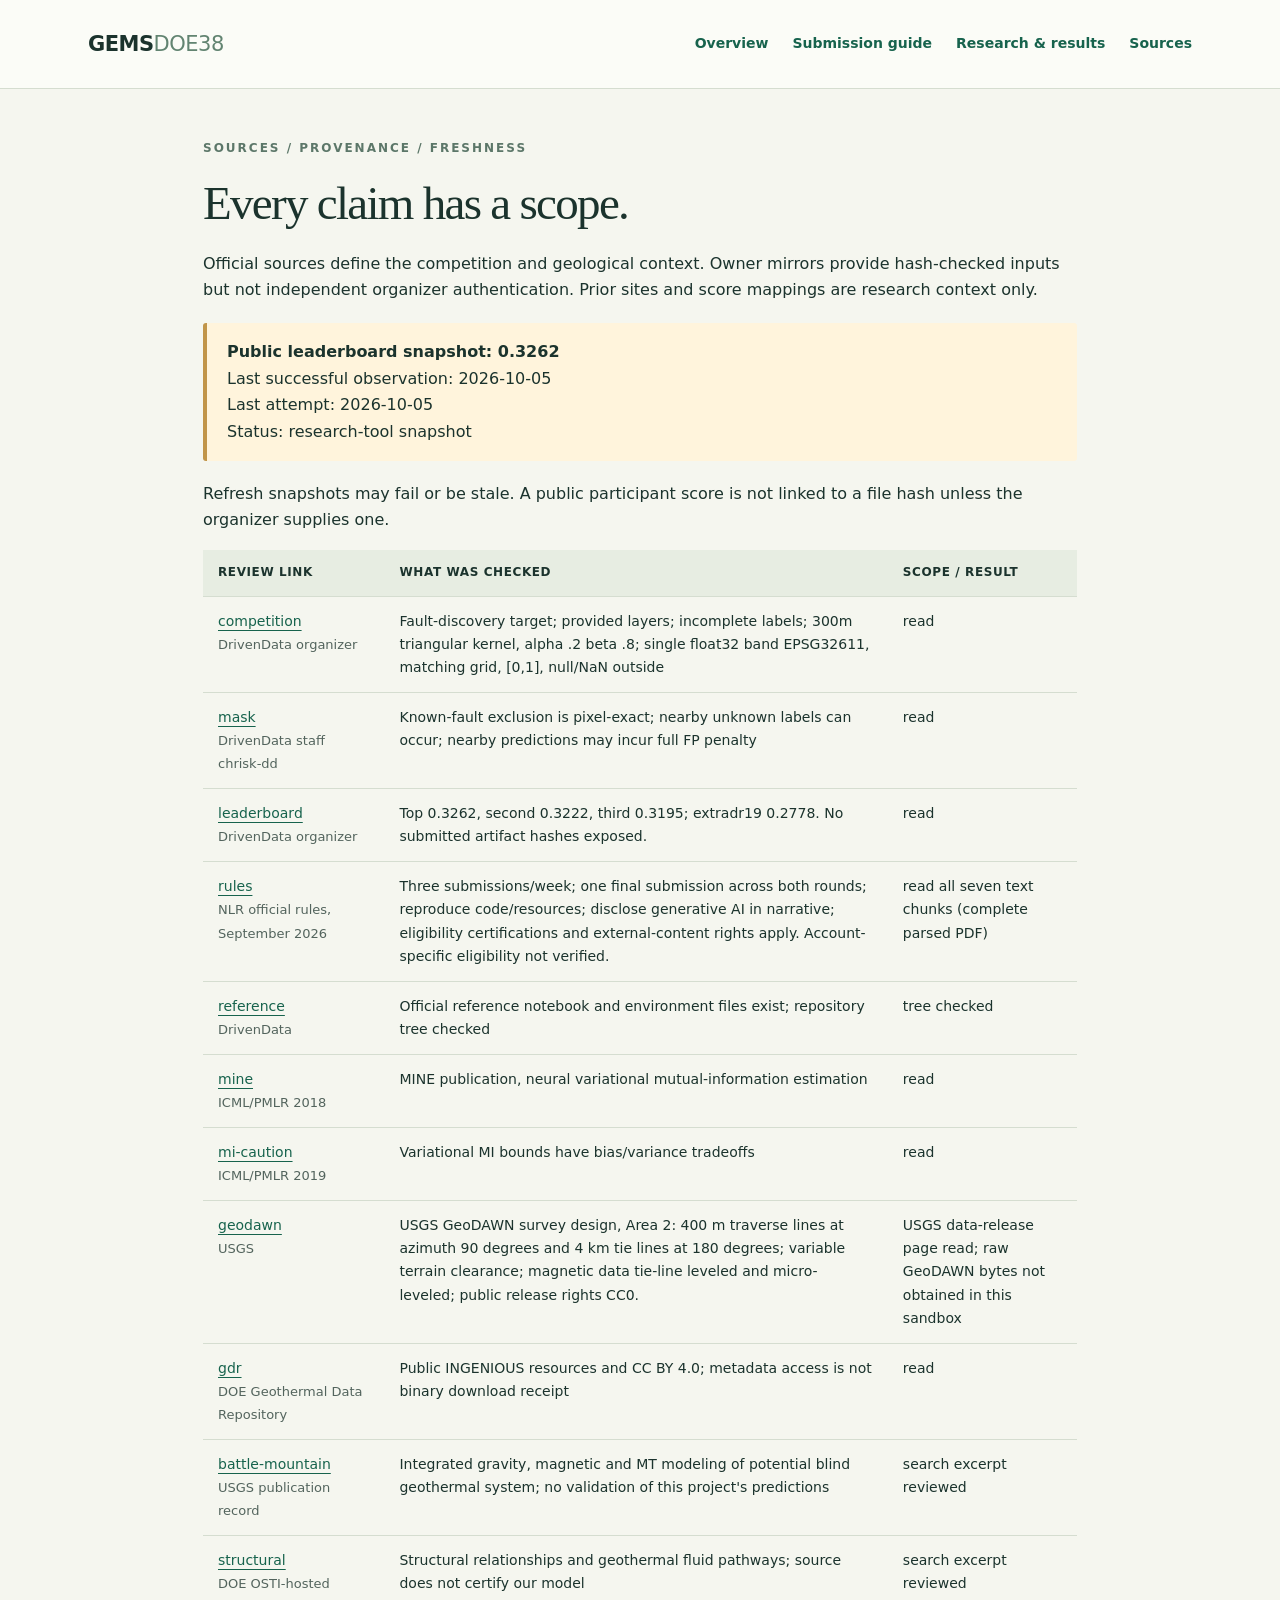
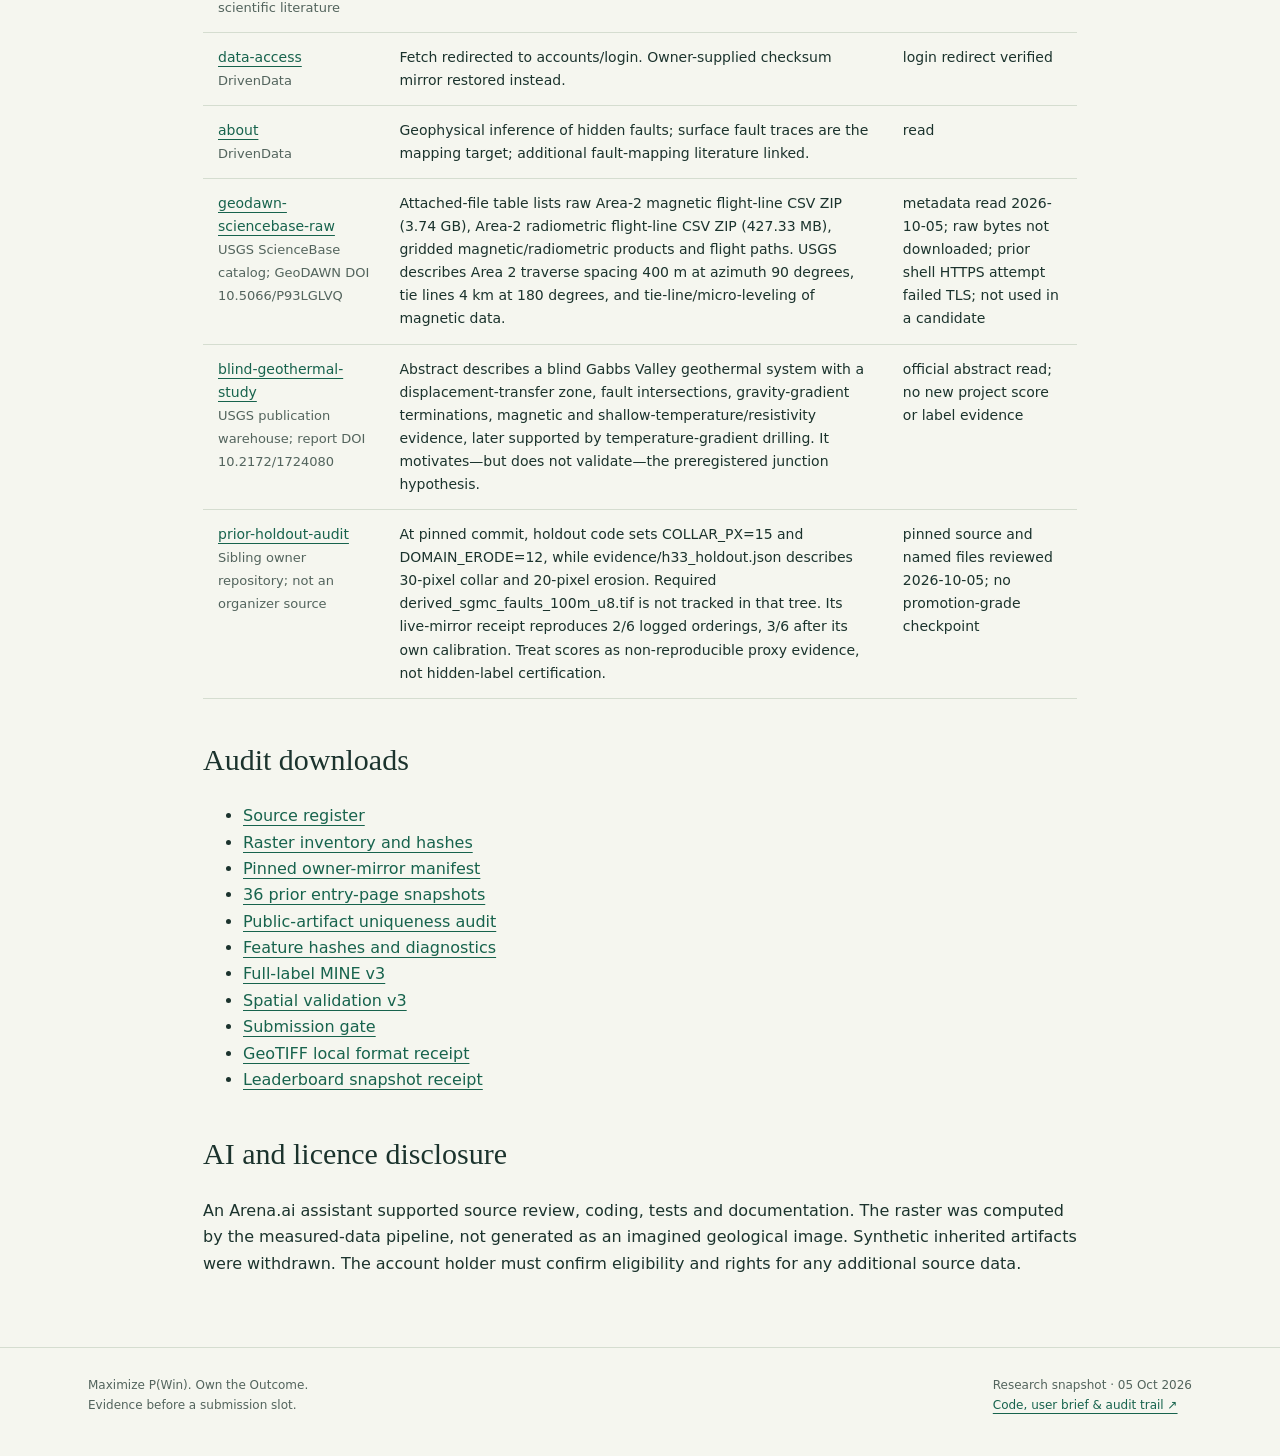
<file: docs/sources.html>
<!doctype html><html lang="en"><head><meta charset="utf-8"><meta name="viewport" content="width=device-width,initial-scale=1"><meta name="description" content="GEMSDOE38 measured-data fault research, unique GeoTIFF research artifact, and transparent validation."><title>Verified sources and provenance · GEMSDOE38</title><link rel="stylesheet" href="assets/style.css"></head><body><a class="skip" href="#main">Skip to content</a><header><div class="wrap"><a class="brand" href="index.html">GEMS<span>DOE38</span></a><nav aria-label="Main navigation"><a href="index.html">Overview</a><a href="executive_summary.html">Submission guide</a><a href="methodology.html">Research &amp; results</a><a href="sources.html">Sources</a></nav></div></header><main id="main" class="wrap article"><span class="eyebrow">Sources / provenance / freshness</span><h1>Every claim has a scope.</h1><p>Official sources define the competition and geological context. Owner mirrors provide hash-checked inputs but not independent organizer authentication. Prior sites and score mappings are research context only.</p><div class="notice"><strong>Public leaderboard snapshot: 0.3262</strong><br>Last successful observation: 2026-10-05<br>Last attempt: 2026-10-05<br>Status: research-tool snapshot</div><p>Refresh snapshots may fail or be stale. A public participant score is not linked to a file hash unless the organizer supplies one.</p><div class="table-scroll"><table><thead><tr><th>Review link</th><th>What was checked</th><th>Scope / result</th></tr></thead><tbody><tr><td><a href="https://www.drivendata.org/competitions/306/competition-doe-gems/page/967/">competition</a><br><small>DrivenData organizer</small></td><td>Fault-discovery target; provided layers; incomplete labels; 300m triangular kernel, alpha .2 beta .8; single float32 band EPSG32611, matching grid, [0,1], null/NaN outside</td><td>read</td></tr><tr><td><a href="https://community.drivendata.org/t/scoring-clarification-are-known-usgs-ingenious-faults-masked-when-scoring-and-are-they-in-the-final-round-label-set/11516/4">mask</a><br><small>DrivenData staff chrisk-dd</small></td><td>Known-fault exclusion is pixel-exact; nearby unknown labels can occur; nearby predictions may incur full FP penalty</td><td>read</td></tr><tr><td><a href="https://www.drivendata.org/competitions/306/competition-doe-gems/leaderboard/">leaderboard</a><br><small>DrivenData organizer</small></td><td>Top 0.3262, second 0.3222, third 0.3195; extradr19 0.2778. No submitted artifact hashes exposed.</td><td>read</td></tr><tr><td><a href="https://docs.nlr.gov/docs/fy26osti/96647.pdf">rules</a><br><small>NLR official rules, September 2026</small></td><td>Three submissions/week; one final submission across both rounds; reproduce code/resources; disclose generative AI in narrative; eligibility certifications and external-content rights apply. Account-specific eligibility not verified.</td><td>read all seven text chunks (complete parsed PDF)</td></tr><tr><td><a href="https://github.com/drivendataorg/gems-prize-reference-solution">reference</a><br><small>DrivenData</small></td><td>Official reference notebook and environment files exist; repository tree checked</td><td>tree checked</td></tr><tr><td><a href="https://proceedings.mlr.press/v80/belghazi18a.html">mine</a><br><small>ICML/PMLR 2018</small></td><td>MINE publication, neural variational mutual-information estimation</td><td>read</td></tr><tr><td><a href="https://proceedings.mlr.press/v97/poole19a.html">mi-caution</a><br><small>ICML/PMLR 2019</small></td><td>Variational MI bounds have bias/variance tradeoffs</td><td>read</td></tr><tr><td><a href="https://www.usgs.gov/data/geodawn-airborne-magnetic-and-radiometric-surveys-northwestern-great-basin-nevada-and">geodawn</a><br><small>USGS</small></td><td>USGS GeoDAWN survey design, Area 2: 400 m traverse lines at azimuth 90 degrees and 4 km tie lines at 180 degrees; variable terrain clearance; magnetic data tie-line leveled and micro-leveled; public release rights CC0.</td><td>USGS data-release page read; raw GeoDAWN bytes not obtained in this sandbox</td></tr><tr><td><a href="https://gdr.openei.org/submissions/1391">gdr</a><br><small>DOE Geothermal Data Repository</small></td><td>Public INGENIOUS resources and CC BY 4.0; metadata access is not binary download receipt</td><td>read</td></tr><tr><td><a href="https://pubs.usgs.gov/publication/70271418">battle-mountain</a><br><small>USGS publication record</small></td><td>Integrated gravity, magnetic and MT modeling of potential blind geothermal system; no validation of this project&#x27;s predictions</td><td>search excerpt reviewed</td></tr><tr><td><a href="https://www.osti.gov/servlets/purl/1110517">structural</a><br><small>DOE OSTI-hosted scientific literature</small></td><td>Structural relationships and geothermal fluid pathways; source does not certify our model</td><td>search excerpt reviewed</td></tr><tr><td><a href="https://www.drivendata.org/competitions/306/competition-doe-gems/data/">data-access</a><br><small>DrivenData</small></td><td>Fetch redirected to accounts/login. Owner-supplied checksum mirror restored instead.</td><td>login redirect verified</td></tr><tr><td><a href="https://www.drivendata.org/competitions/306/competition-doe-gems/page/968/">about</a><br><small>DrivenData</small></td><td>Geophysical inference of hidden faults; surface fault traces are the mapping target; additional fault-mapping literature linked.</td><td>read</td></tr><tr><td><a href="https://www.sciencebase.gov/catalog/item/657e1d85d34e23d3533209f7">geodawn-sciencebase-raw</a><br><small>USGS ScienceBase catalog; GeoDAWN DOI 10.5066/P93LGLVQ</small></td><td>Attached-file table lists raw Area-2 magnetic flight-line CSV ZIP (3.74 GB), Area-2 radiometric flight-line CSV ZIP (427.33 MB), gridded magnetic/radiometric products and flight paths. USGS describes Area 2 traverse spacing 400 m at azimuth 90 degrees, tie lines 4 km at 180 degrees, and tie-line/micro-leveling of magnetic data.</td><td>metadata read 2026-10-05; raw bytes not downloaded; prior shell HTTPS attempt failed TLS; not used in a candidate</td></tr><tr><td><a href="https://pubs.usgs.gov/publication/70221765">blind-geothermal-study</a><br><small>USGS publication warehouse; report DOI 10.2172/1724080</small></td><td>Abstract describes a blind Gabbs Valley geothermal system with a displacement-transfer zone, fault intersections, gravity-gradient terminations, magnetic and shallow-temperature/resistivity evidence, later supported by temperature-gradient drilling. It motivates—but does not validate—the preregistered junction hypothesis.</td><td>official abstract read; no new project score or label evidence</td></tr><tr><td><a href="https://github.com/buffedlizard55-lab/GEMSDOE32/tree/b63ebab7dbcf9238422ebbc2dbc4addf84bed11b">prior-holdout-audit</a><br><small>Sibling owner repository; not an organizer source</small></td><td>At pinned commit, holdout code sets COLLAR_PX=15 and DOMAIN_ERODE=12, while evidence/h33_holdout.json describes 30-pixel collar and 20-pixel erosion. Required derived_sgmc_faults_100m_u8.tif is not tracked in that tree. Its live-mirror receipt reproduces 2/6 logged orderings, 3/6 after its own calibration. Treat scores as non-reproducible proxy evidence, not hidden-label certification.</td><td>pinned source and named files reviewed 2026-10-05; no promotion-grade checkpoint</td></tr></tbody></table></div><h2>Audit downloads</h2><ul><li><a href="evidence/source-register.json">Source register</a></li><li><a href="evidence/input-inventory.json">Raster inventory and hashes</a></li><li><a href="evidence/upstream-data-manifest.json">Pinned owner-mirror manifest</a></li><li><a href="evidence/site-review.json">36 prior entry-page snapshots</a></li><li><a href="evidence/uniqueness-audit.json">Public-artifact uniqueness audit</a></li><li><a href="evidence/hypotheses-v3-features.json">Feature hashes and diagnostics</a></li><li><a href="evidence/mine-results-v3.json">Full-label MINE v3</a></li><li><a href="evidence/validation-v3.json">Spatial validation v3</a></li><li><a href="evidence/slot-gate.json">Submission gate</a></li><li><a href="downloads/submission-audit.json">GeoTIFF local format receipt</a></li><li><a href="evidence/feed.json">Leaderboard snapshot receipt</a></li></ul><h2>AI and licence disclosure</h2><p>An Arena.ai assistant supported source review, coding, tests and documentation. The raster was computed by the measured-data pipeline, not generated as an imagined geological image. Synthetic inherited artifacts were withdrawn. The account holder must confirm eligibility and rights for any additional source data.</p></main><footer><div class="wrap footer-row"><span>Maximize P(Win). Own the Outcome.<br>Evidence before a submission slot.</span><span>Research snapshot · 05 Oct 2026<br><a href="https://github.com/buffedlizard55-lab/GEMSDOE38">Code, user brief &amp; audit trail ↗</a></span></div></footer><script src="assets/site.js" defer></script></body></html>
</file>
<file: docs/assets/style.css>
:root{--ink:#1b332d;--green:#174c3c;--paper:#f5f6ef;--muted:#53645d;--line:#d5ddd0}*{box-sizing:border-box}body{margin:0;background:var(--paper);color:var(--ink);font:16px/1.65 system-ui,-apple-system,sans-serif}a{color:#17634d;text-underline-offset:4px}a:hover{color:#9b5b0e}a:focus-visible,button:focus-visible{outline:3px solid #d99b33;outline-offset:4px}.wrap{max-width:1160px;margin:auto;padding:0 28px}header{border-bottom:1px solid var(--line);background:#fbfcf7}header .wrap{display:flex;justify-content:space-between;align-items:center;gap:25px;min-height:88px}.brand{font-size:21px;font-weight:780;text-decoration:none;color:var(--ink);letter-spacing:-.5px}.brand span{color:#628471;font-weight:450}nav{display:flex;gap:24px;flex-wrap:wrap}nav a{text-decoration:none;font-size:14px;font-weight:600}.eyebrow{text-transform:uppercase;font-size:12px;letter-spacing:2px;font-weight:750;color:#5c7769}.hero{display:grid;grid-template-columns:1.15fr .85fr;gap:60px;padding:65px 0 40px;align-items:start}h1{font-family:Georgia,serif;font-weight:400;font-size:clamp(38px,4.8vw,62px);line-height:1.07;letter-spacing:-1.7px;margin:18px 0 22px}h2{font-family:Georgia,serif;font-size:30px;line-height:1.25;font-weight:400}h3{font-size:18px}.lead{font-size:18px;color:var(--muted);max-width:630px}.badge{display:inline-block;border:1px solid #d6b46d;background:#fff3d7;color:#674414;border-radius:30px;padding:5px 12px;font-size:12px;font-weight:750;letter-spacing:.4px}.actions{display:flex;gap:12px;flex-wrap:wrap;margin:25px 0 12px}.button{display:inline-block;background:var(--green);color:white;padding:13px 22px;border-radius:7px;text-decoration:none;font-weight:650;border:1px solid var(--green)}.button:hover{background:#28654d;color:white}.button.secondary{background:transparent;color:var(--green)}.small,small{font-size:13px;color:var(--muted)}.notice{background:#fff4dc;border-left:4px solid #c19549;padding:16px 20px;margin:20px 0;border-radius:3px}.map{background:#112924;border-radius:13px;overflow:hidden;color:#dce8df;box-shadow:0 10px 30px #14382a16}.map img{display:block;width:100%;height:385px;object-fit:contain;background:#112924}.map-head{padding:17px 22px;font-size:12px;display:flex;justify-content:space-between;border-bottom:1px solid #ffffff15;text-transform:uppercase;letter-spacing:1px}.map figcaption{font-size:12px;padding:14px 22px;border-top:1px solid #ffffff15;color:#dce8df}.map figure{margin:0}.dot{display:inline-block;width:8px;height:8px;background:#efc168;border-radius:50%;margin-right:7px}.stats{display:grid;grid-template-columns:repeat(4,1fr);border:1px solid var(--line);border-radius:9px;background:#fbfcf7;margin:25px 0 42px}.stat{padding:22px;border-right:1px solid var(--line)}.stat:last-child{border:0}.stat strong{font-size:28px;display:block;font-weight:500;letter-spacing:-1px}.stat span{font-size:12px;color:var(--muted)}section{margin:42px 0}.cards{display:grid;grid-template-columns:repeat(3,1fr);gap:20px}.card{border:1px solid var(--line);padding:24px;border-radius:8px;background:#fcfdf8}.card p{font-size:14px;color:var(--muted)}.num{font-size:12px;color:#709381;font-weight:750}.table-scroll{overflow:auto}table{width:100%;border-collapse:collapse;font-size:14px}td,th{text-align:left;padding:13px 15px;border-bottom:1px solid var(--line);vertical-align:top}th{background:#e7ede2;font-size:12px;text-transform:uppercase;letter-spacing:.6px}code{font-family:ui-monospace,monospace;font-size:.84em;overflow-wrap:anywhere;background:#e7ede2;padding:2px 5px;border-radius:3px}pre{white-space:pre-wrap;overflow-wrap:anywhere;padding:20px;background:#e7ede2;border-radius:7px}pre code{padding:0}.article{max-width:930px;margin:45px auto 70px}.article h1{font-size:47px}.article h2{margin-top:42px}.article table{display:block;overflow-x:auto}.note-box{border:1px solid var(--line);background:white;padding:15px;border-radius:7px}.note-box button{border:1px solid var(--line);padding:6px 13px;border-radius:4px;cursor:pointer;background:#f5f6ef;color:#1b332d;float:right}.note-box p{margin:8px 0}.hash{font-size:11px;word-break:break-all}footer{border-top:1px solid var(--line);margin-top:55px;padding:28px 0 40px;color:var(--muted);font-size:12px}.footer-row{display:flex;justify-content:space-between;gap:20px}.skip{position:absolute;left:-999px}.skip:focus{left:15px;top:5px;z-index:9;background:white;padding:10px}.muted{color:var(--muted)}@media(max-width:800px){.hero{grid-template-columns:1fr;gap:25px;padding-top:35px}header .wrap{align-items:start;padding-top:20px;padding-bottom:20px;flex-direction:column;gap:13px}nav{gap:18px}.stats{grid-template-columns:repeat(2,1fr)}.stat{border-bottom:1px solid var(--line)}.cards{grid-template-columns:1fr}.wrap{padding:0 20px}.map img{height:330px}.footer-row{flex-direction:column}.article h1{font-size:38px}}
</file>
